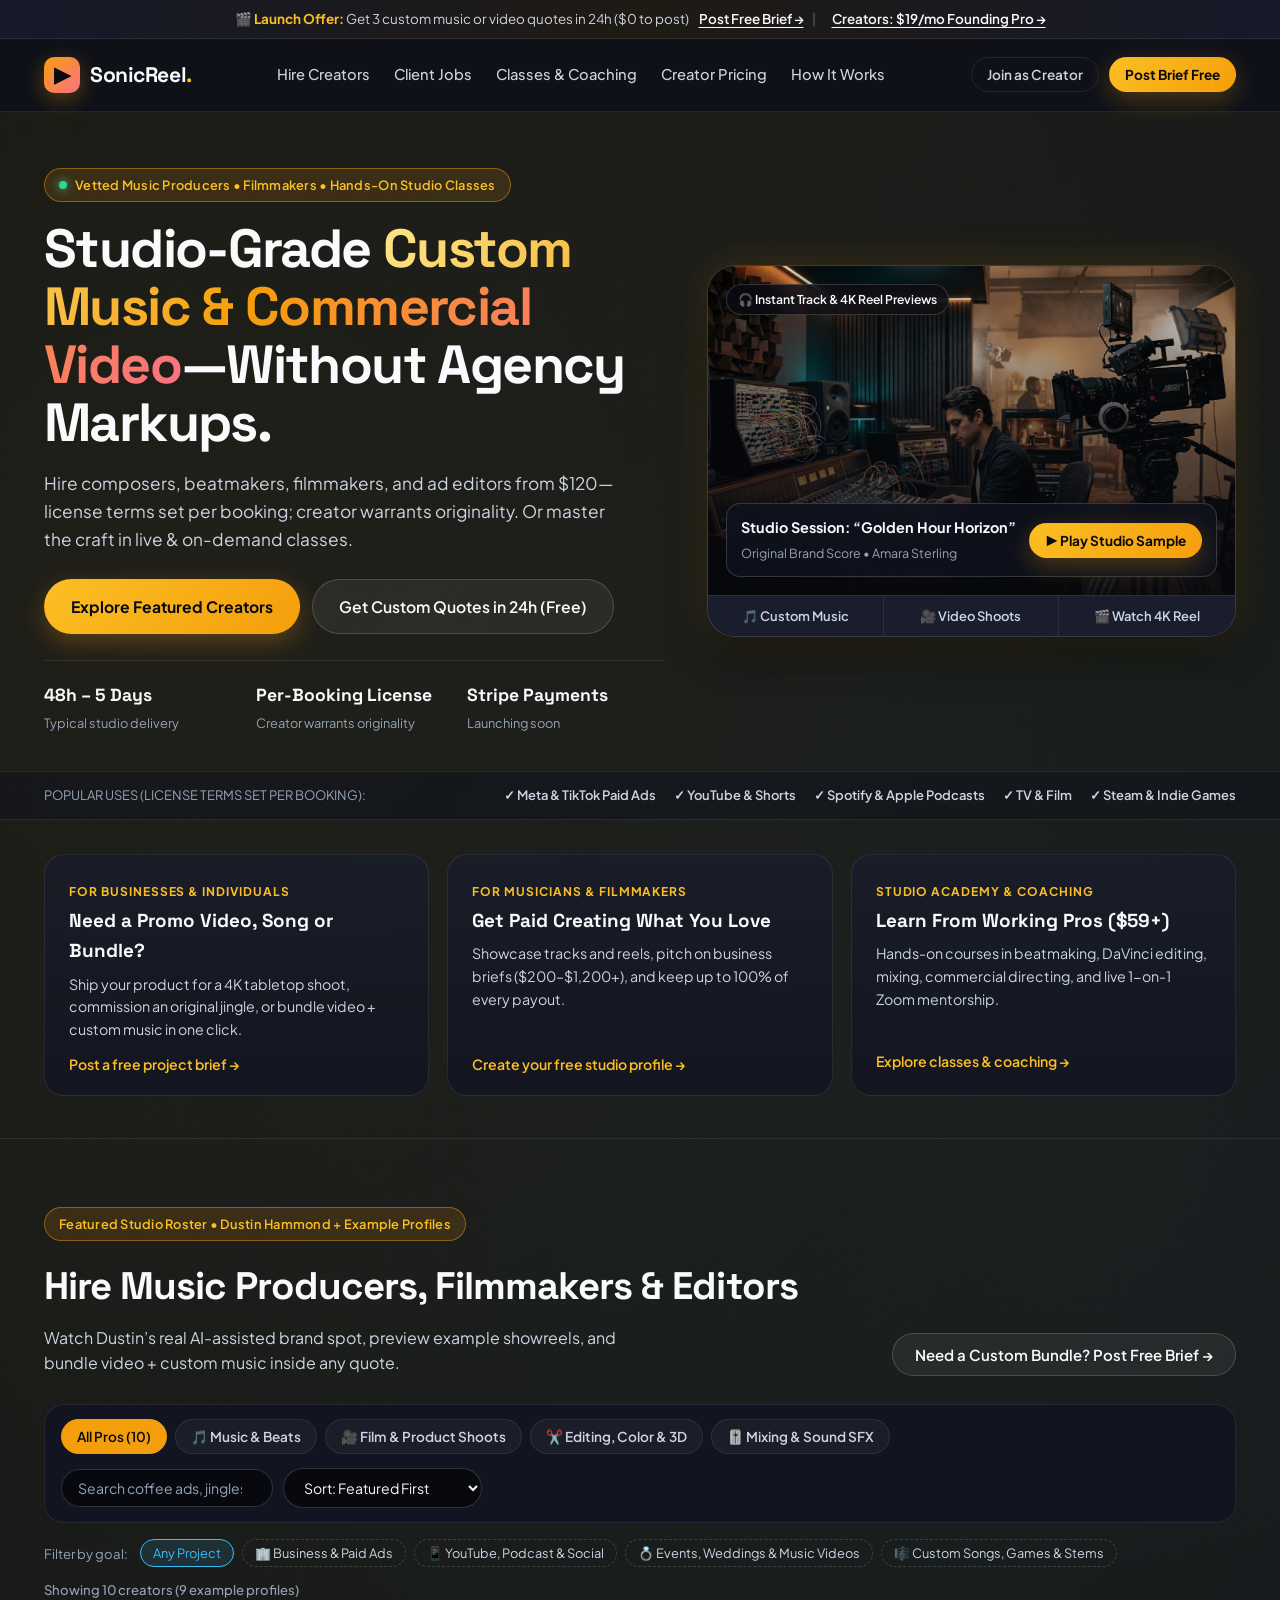
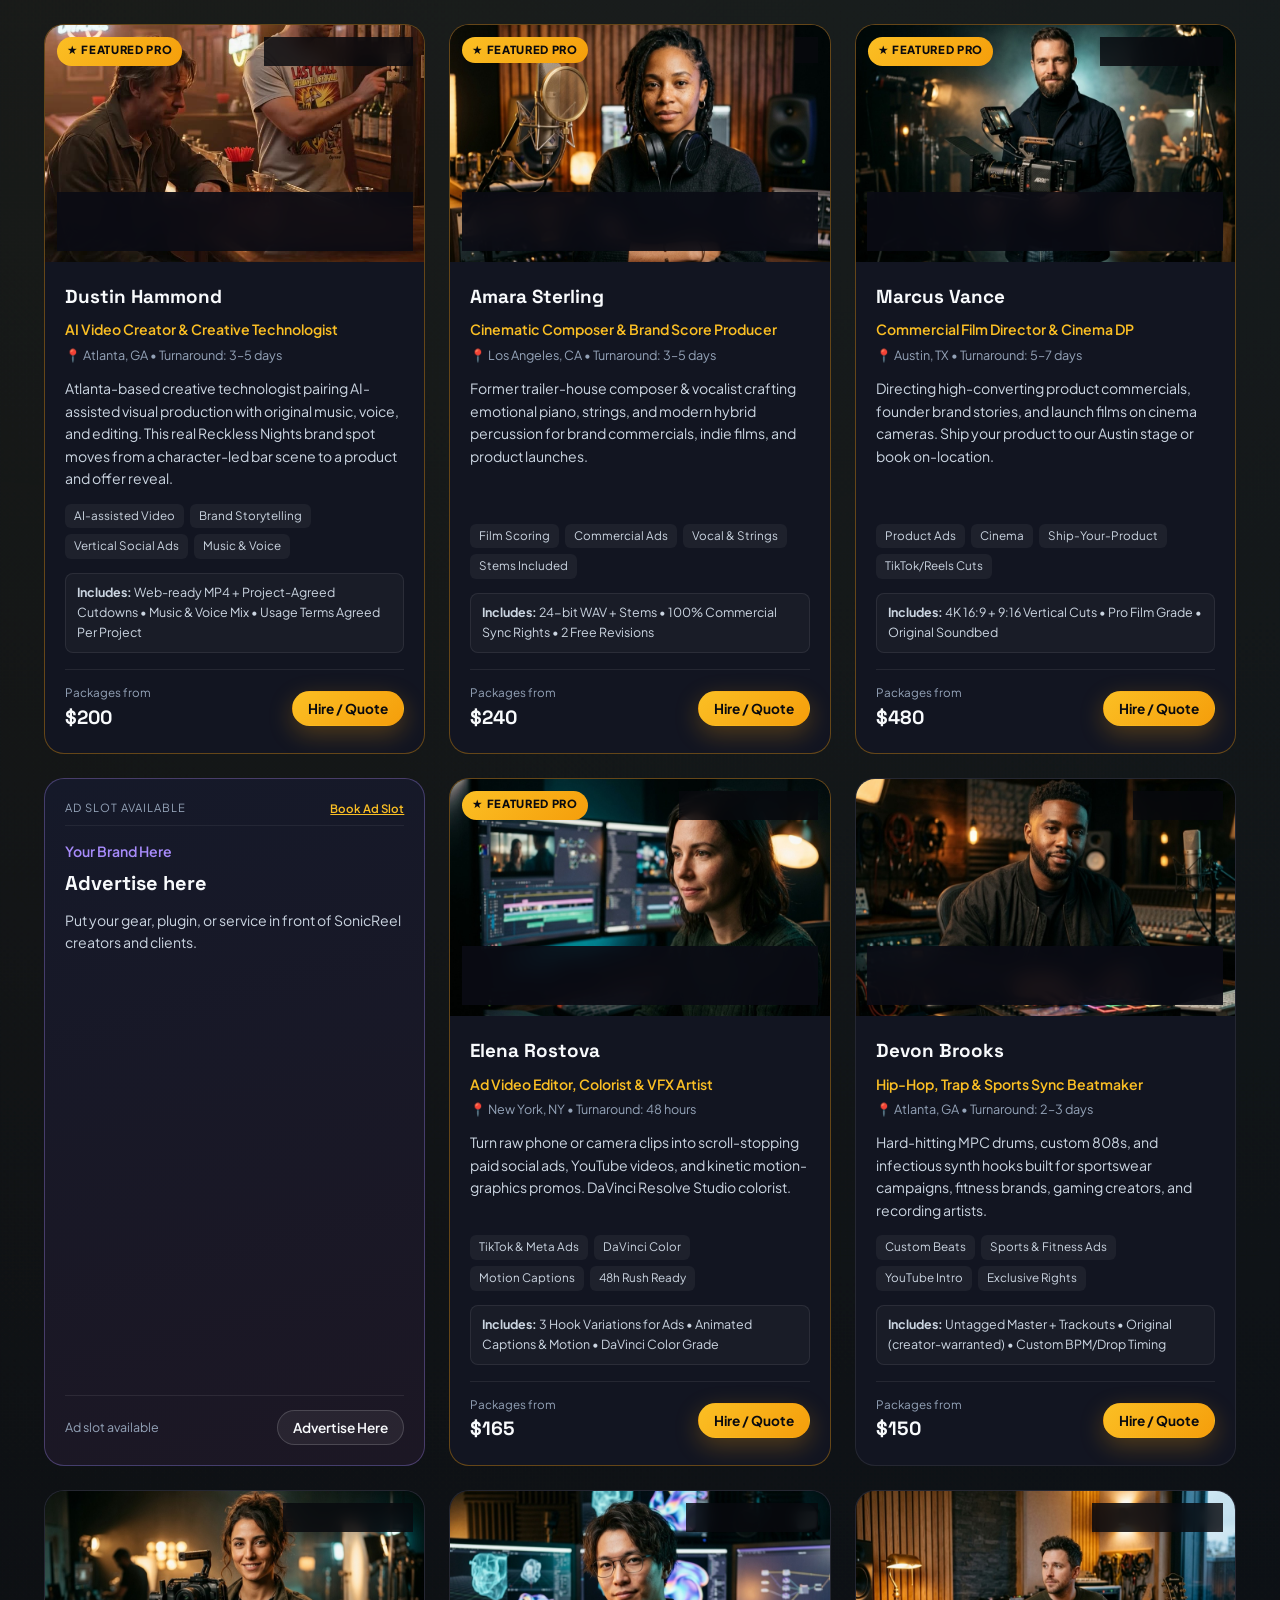
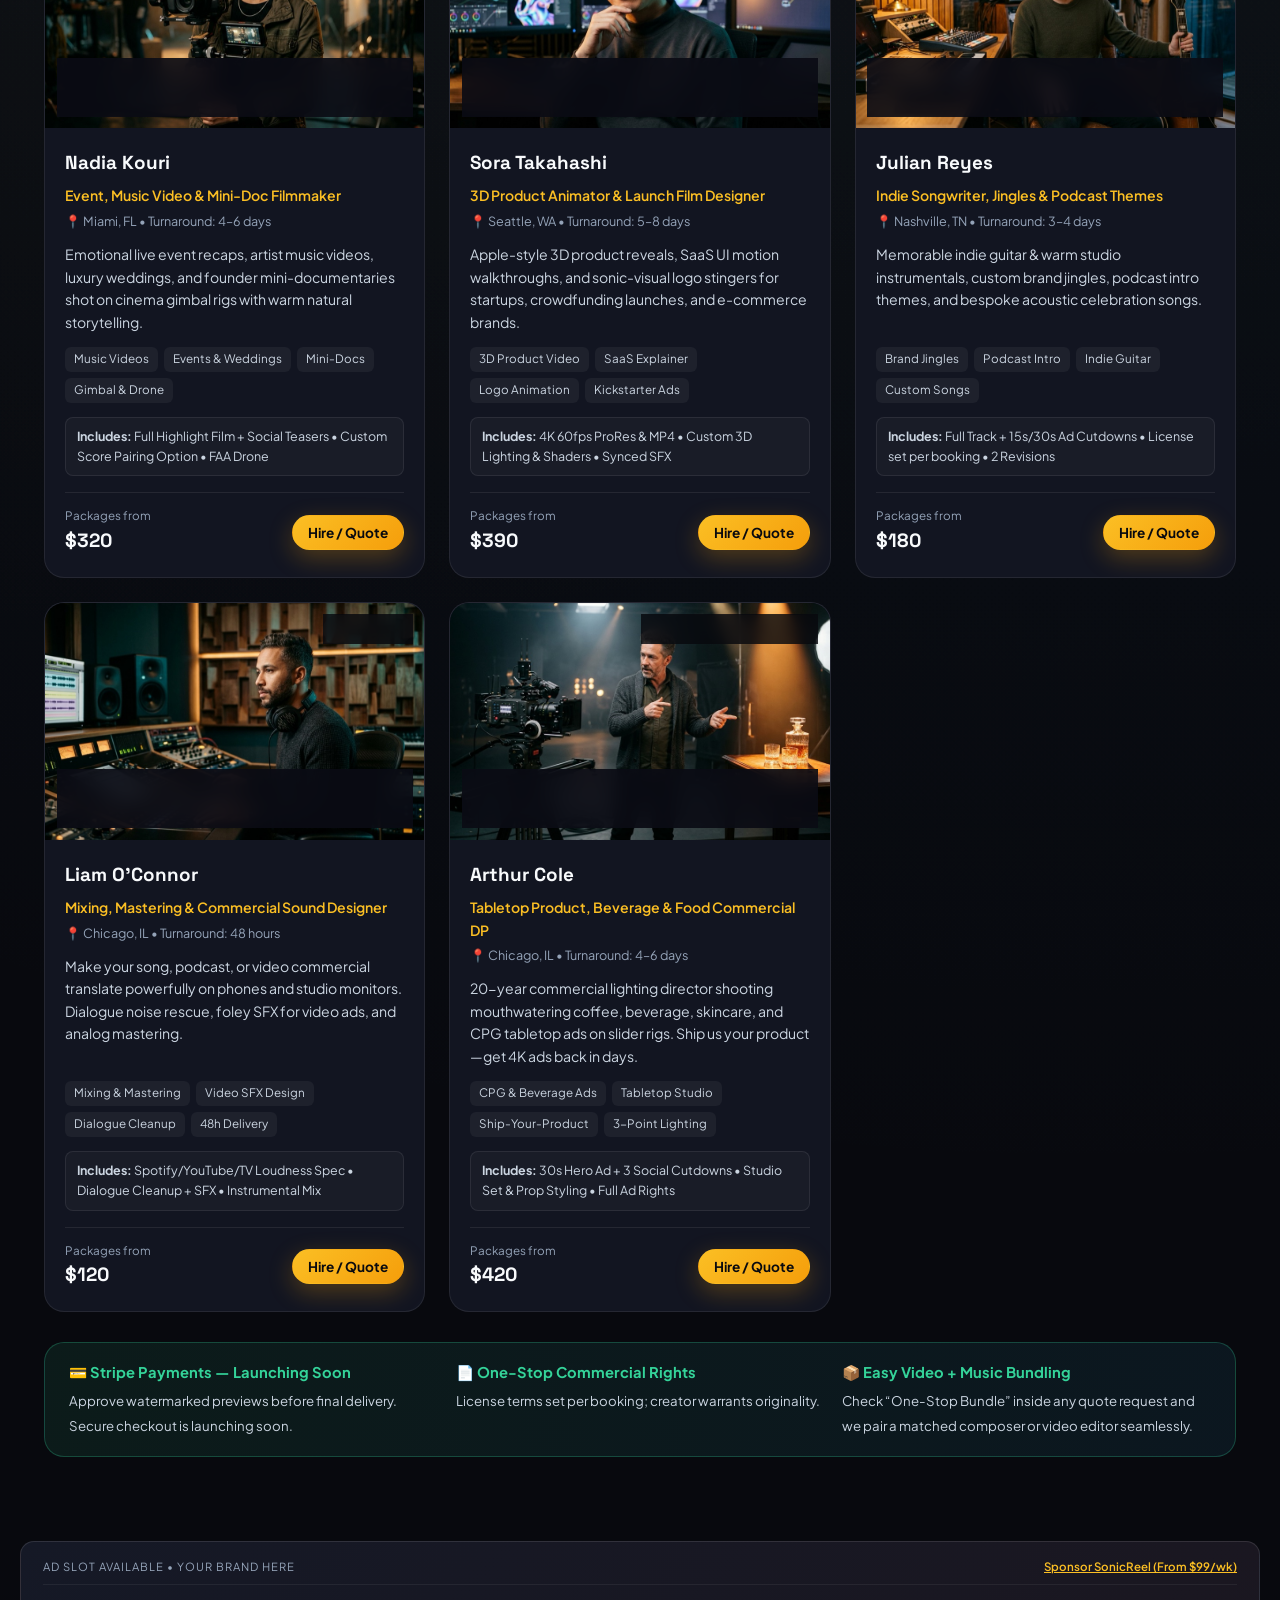
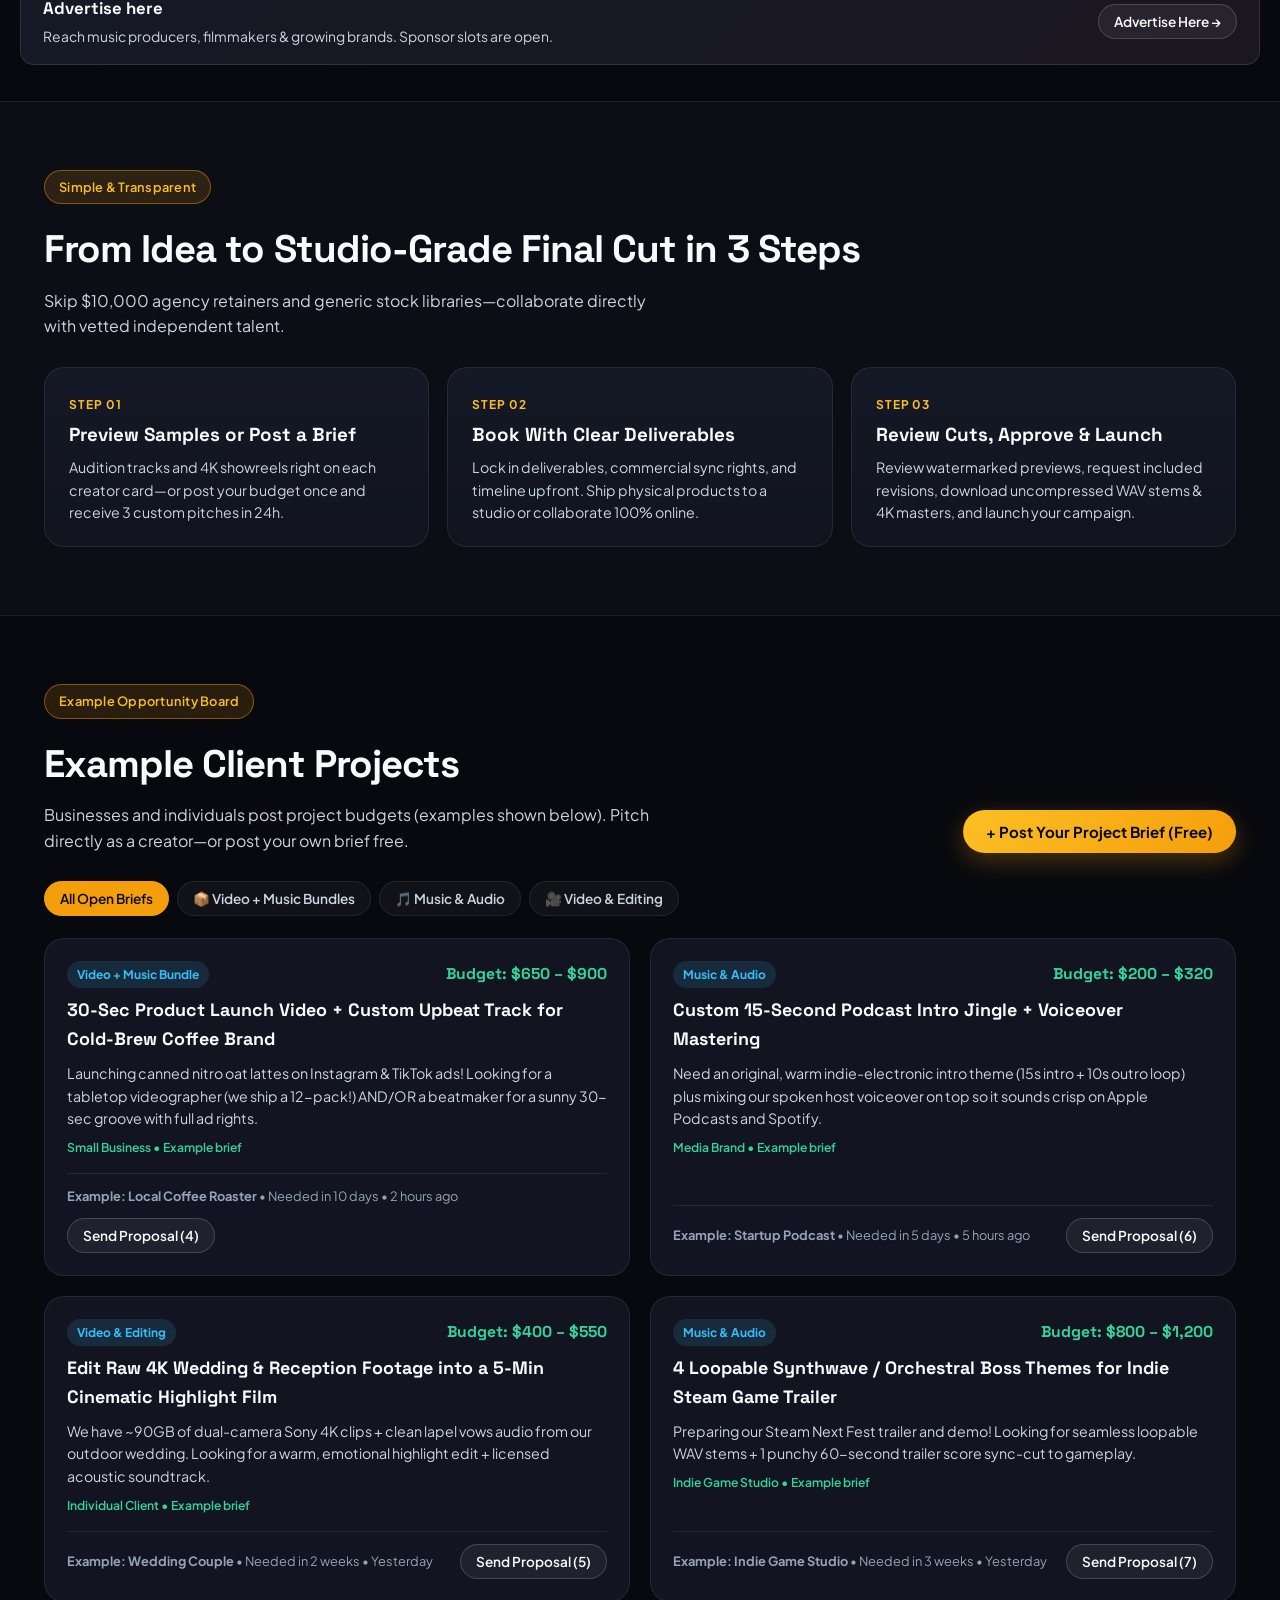
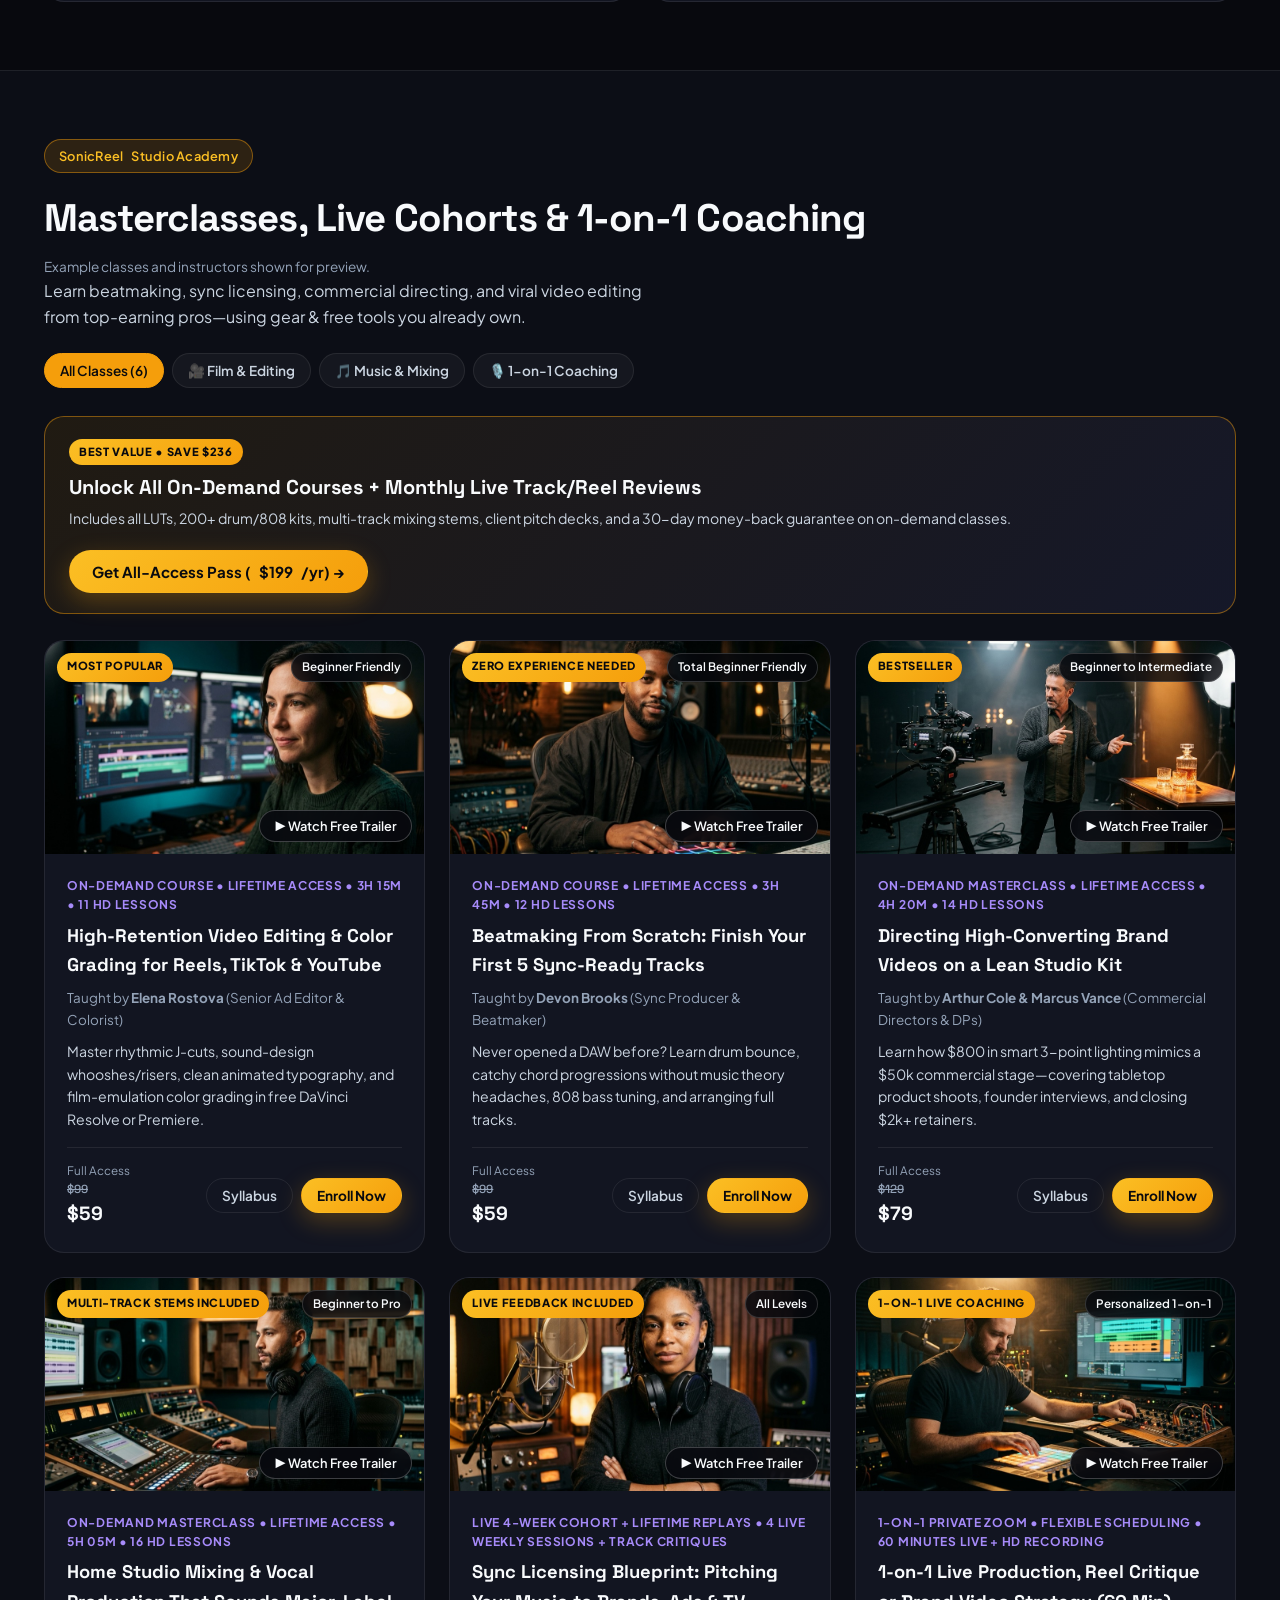
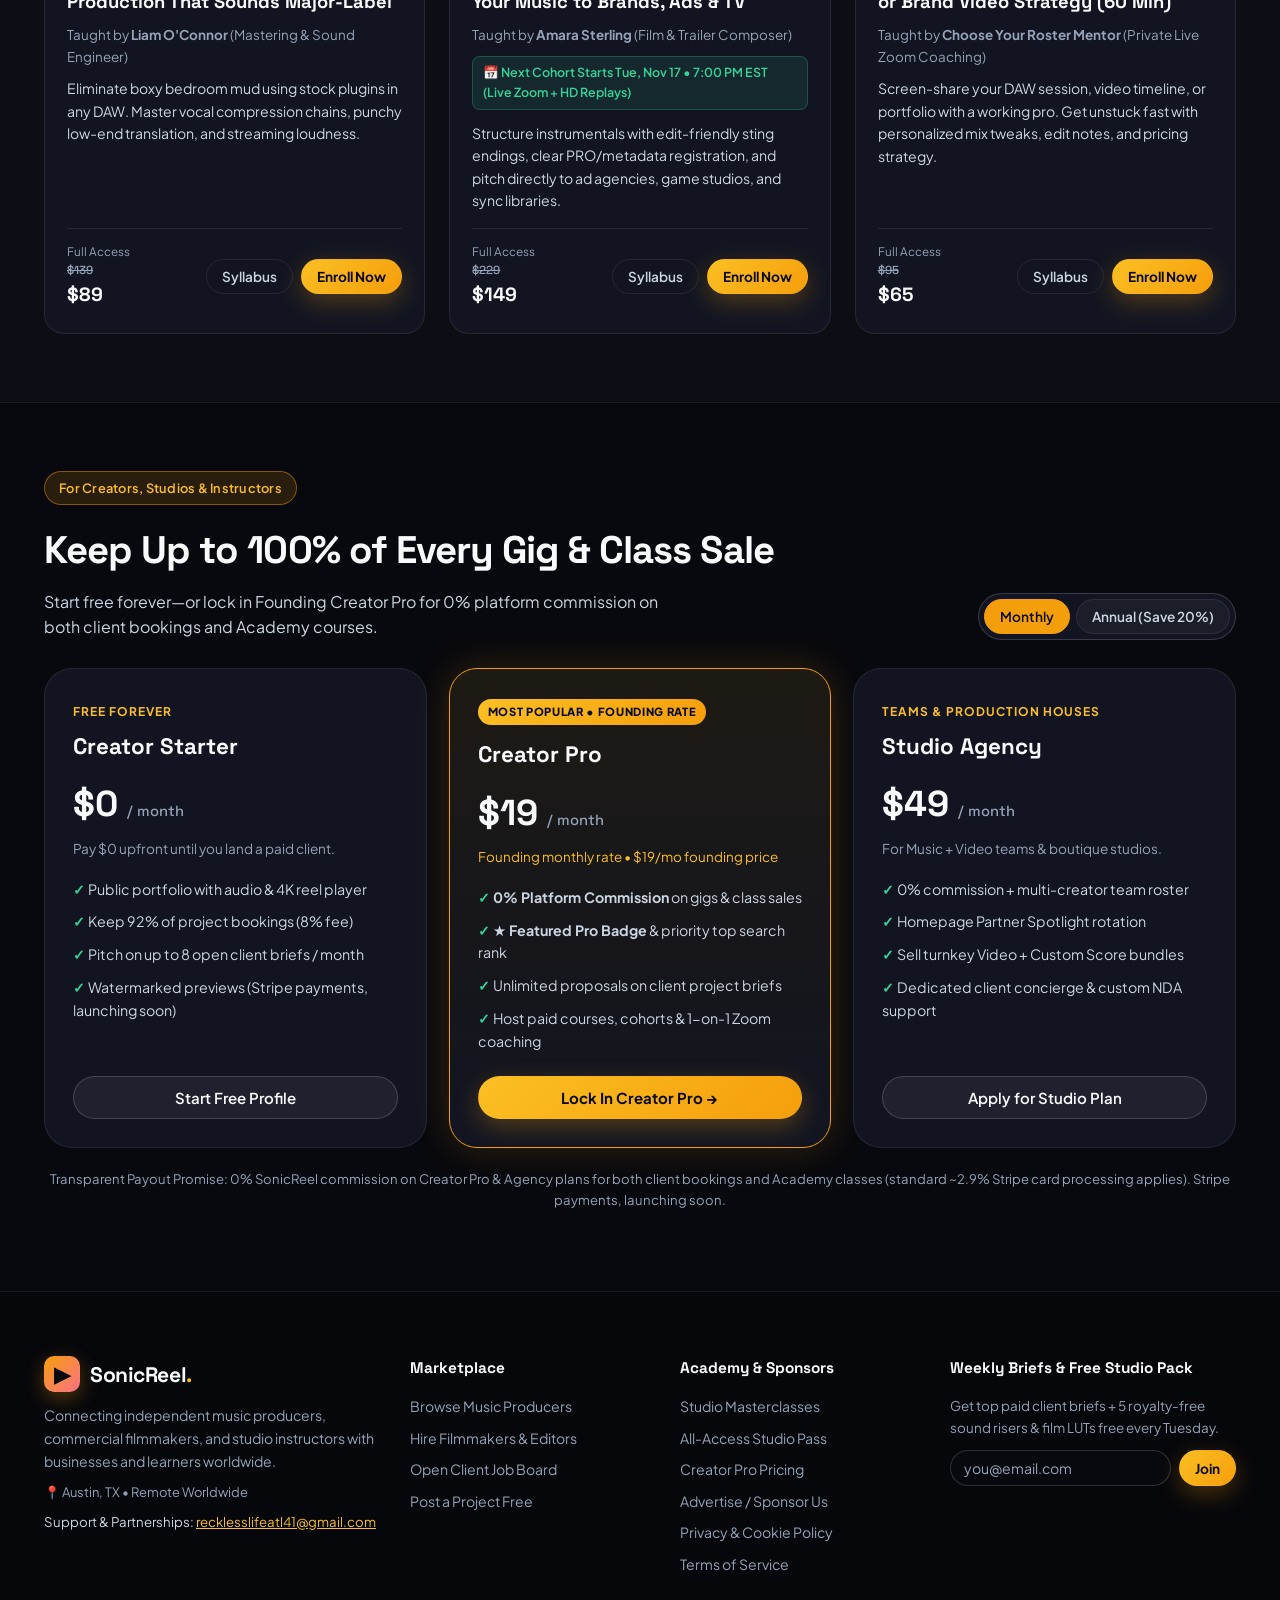
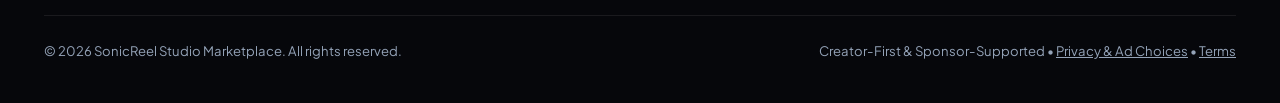
<file: index.html>
<!DOCTYPE html>
<html lang="en">
<head>
  <meta charset="UTF-8">
  <meta name="viewport" content="width=device-width, initial-scale=1.0">
  <title>SonicReel — Custom Music, Commercial Video &amp; Studio Masterclasses</title>
  <meta name="description" content="Hire music producers, filmmakers, and ad editors from $120—license terms set per booking; creator warrants originality. Stripe payments, launching soon. Or learn in studio classes.">
  <meta name="theme-color" content="#08090e">
  <link rel="canonical" href="https://reckless1218.github.io/sonicreel/">

  <!-- OpenGraph & Paid Social Ad Tags (Full HTTPS URLs for Meta, TikTok, LinkedIn & X) -->
  <meta property="og:type" content="website">
  <meta property="og:site_name" content="SonicReel">
  <meta property="og:url" content="https://reckless1218.github.io/sonicreel/">
  <meta property="og:title" content="SonicReel — Custom Music &amp; Commercial Video Without Agency Markups">
  <meta property="og:description" content="Hire vetted composers, beatmakers, filmmakers &amp; editors —license terms set per booking; creator warrants originality—or learn in hands-on studio classes.">
  <meta property="og:image" content="https://reckless1218.github.io/sonicreel/assets/images/hero-studio.jpg">
  <meta property="og:image:width" content="1600">
  <meta property="og:image:height" content="893">
  <meta name="twitter:card" content="summary_large_image">
  <meta name="twitter:title" content="SonicReel — Custom Music, Commercial Video &amp; Studio Classes">
  <meta name="twitter:description" content="Preview studio tracks &amp; 4K reels, hire featured pros (Stripe payments, launching soon), or take $59–$149 hands-on classes.">
  <meta name="twitter:image" content="https://reckless1218.github.io/sonicreel/assets/images/hero-studio.jpg">

  <link rel="icon" type="image/svg+xml" href="assets/favicon.svg">
  <link rel="preconnect" href="https://fonts.googleapis.com">
  <link rel="preconnect" href="https://fonts.gstatic.com" crossorigin>
  <link href="https://fonts.googleapis.com/css2?family=Plus+Jakarta+Sans:wght@400;500;600;700&amp;family=Space+Grotesk:wght@600;700&amp;display=swap" rel="stylesheet">
  <link rel="stylesheet" href="styles.css">

  <script type="application/ld+json">
  {
    "@context": "https://schema.org",
    "@graph": [
      {
        "@type": "Organization",
        "name": "SonicReel",
        "url": "https://reckless1218.github.io/sonicreel/",
        "logo": "https://reckless1218.github.io/sonicreel/assets/favicon.svg",
        "description": "Creative marketplace and studio academy connecting music producers and video creators with businesses, individuals, and students."
      },
      {
        "@type": "WebSite",
        "name": "SonicReel",
        "url": "https://reckless1218.github.io/sonicreel/"
      }
    ]
  }
  </script>
</head>
<body>
  <a href="#main-content" class="skip-link">Skip to main content</a>

  <!-- Top Launch Offer Strip -->
  <div class="top-promo-bar">
    <span>🎬 <strong>Launch Offer:</strong> Get 3 custom music or video quotes in 24h ($0 to post)</span>
    <button type="button" class="top-promo-link" data-action="open-post-brief">Post Free Brief →</button>
    <span style="margin:0 6px;opacity:0.4;">|</span>
    <button type="button" class="top-promo-link" data-action="open-join-creator" data-plan="pro">Creators: $19/mo Founding Pro →</button>
  </div>

  <!-- Sticky Navigation Header -->
  <header class="site-header">
    <div class="container nav-inner">
      <a href="./" class="brand-logo" aria-label="Home">
        <span class="brand-mark" aria-hidden="true">▶</span>
        <span><span data-brand-name>SonicReel</span><span class="brand-name-accent">.</span></span>
      </a>

      <nav id="primary-nav-links" class="nav-links" aria-label="Primary Navigation">
        <a href="#marketplace">Hire Creators</a>
        <a href="#open-briefs">Client Jobs</a>
        <a href="#academy">Classes &amp; Coaching</a>
        <a href="#creator-pro">Creator Pricing</a>
        <a href="#how-it-works">How It Works</a>
        <button type="button" class="mobile-only-nav-btn" data-action="open-join-creator" data-plan="starter">+ Join as a Creator (Free)</button>
      </nav>

      <div class="nav-actions">
        <button type="button" class="btn btn-ghost btn-sm" data-action="open-join-creator" data-plan="starter">Join as Creator</button>
        <button type="button" class="btn btn-primary btn-sm" data-action="open-post-brief">Post Brief Free</button>
        <button type="button" id="mobile-menu-btn" class="mobile-menu-btn" aria-expanded="false" aria-controls="primary-nav-links" aria-label="Toggle Menu">☰</button>
      </div>
    </div>
  </header>

  <main id="main-content">
    <!-- ======================================================================
         HERO SECTION (ABOVE THE FOLD)
         ====================================================================== -->
    <section class="hero-section">
      <div class="container hero-grid">
        <div>
          <div class="eyebrow-pill">
            <span class="pulse-dot" aria-hidden="true"></span>
            <span>Vetted Music Producers • Filmmakers • Hands-On Studio Classes</span>
          </div>
          <h1 class="hero-title">
            Studio-Grade <span class="text-gradient">Custom Music &amp; Commercial Video</span>—Without Agency Markups.
          </h1>
          <p class="hero-subtitle">
            Hire composers, beatmakers, filmmakers, and ad editors from $120—license terms set per booking; creator warrants originality. Or master the craft in live &amp; on-demand classes.
          </p>

          <div class="hero-cta-row">
            <a href="#marketplace" class="btn btn-primary btn-lg">Explore Featured Creators</a>
            <button type="button" class="btn btn-secondary btn-lg" data-action="open-post-brief">Get Custom Quotes in 24h (Free)</button>
          </div>

          <div class="hero-trust-strip">
            <div class="trust-item">
              <strong>48h – 5 Days</strong>
              <span>Typical studio delivery</span>
            </div>
            <div class="trust-item">
              <strong>Per-Booking License</strong>
              <span>Creator warrants originality</span>
            </div>
            <div class="trust-item">
              <strong>Stripe Payments</strong>
              <span>Launching soon</span>
            </div>
          </div>
        </div>

        <!-- Interactive Hero Studio Preview Card -->
        <div class="hero-showcase-card">
          <div class="hero-media-wrap">
            <img src="assets/images/hero-studio.jpg" alt="Music producer at analog mixing console alongside a cinema camera rig in a dark creative studio" width="800" height="500" fetchpriority="high">
            <div class="hero-media-overlay">
              <div class="hero-live-tags">
                <span class="glass-badge">🎧 Instant Track &amp; 4K Reel Previews</span>
              </div>

              <div class="hero-sampler-bar">
                <div class="sampler-meta">
                  <strong>Studio Session: “Golden Hour Horizon”</strong>
                  <span>Original Brand Score • Amara Sterling</span>
                </div>
                <button type="button" id="hero-sample-play-btn" class="btn btn-primary btn-sm" data-action="play-creator-audio" data-creator-id="amara-sterling">
                  ▶ Play Studio Sample
                </button>
              </div>
            </div>
          </div>

          <div class="hero-quick-actions">
            <button type="button" class="hero-quick-btn" data-action="quick-filter-jump" data-cat="music">🎵 Custom Music</button>
            <button type="button" class="hero-quick-btn" data-action="quick-filter-jump" data-cat="video">🎥 Video Shoots</button>
            <button type="button" class="hero-quick-btn" data-action="watch-creator-reel" data-creator-id="marcus-vance">🎬 Watch 4K Reel</button>
          </div>
        </div>
      </div>
    </section>

    <!-- Use Cases Bar -->
    <div class="cleared-platforms-strip">
      <div class="container cleared-platforms-inner">
        <span>POPULAR USES (LICENSE TERMS SET PER BOOKING):</span>
        <div class="cleared-platforms-list">
          <span>✓ Meta &amp; TikTok Paid Ads</span>
          <span>✓ YouTube &amp; Shorts</span>
          <span>✓ Spotify &amp; Apple Podcasts</span>
          <span>✓ TV &amp; Film</span>
          <span>✓ Steam &amp; Indie Games</span>
        </div>
      </div>
    </div>

    <!-- ======================================================================
         3 CLEAR AUDIENCE PATHWAYS (BUYERS • CREATORS • STUDENTS)
         ====================================================================== -->
    <section class="pathways-strip" aria-label="Platform Pathways">
      <div class="container pathways-grid">
        <div class="pathway-card">
          <div>
            <span class="pathway-kicker">For Businesses &amp; Individuals</span>
            <h2>Need a Promo Video, Song or Bundle?</h2>
            <p>Ship your product for a 4K tabletop shoot, commission an original jingle, or bundle video + custom music in one click.</p>
          </div>
          <button type="button" class="pathway-link" data-action="open-post-brief">Post a free project brief →</button>
        </div>

        <div class="pathway-card">
          <div>
            <span class="pathway-kicker">For Musicians &amp; Filmmakers</span>
            <h2>Get Paid Creating What You Love</h2>
            <p>Showcase tracks and reels, pitch on business briefs ($200–$1,200+), and keep up to 100% of every payout.</p>
          </div>
          <button type="button" class="pathway-link" data-action="open-join-creator" data-plan="starter">Create your free studio profile →</button>
        </div>

        <div class="pathway-card">
          <div>
            <span class="pathway-kicker">Studio Academy &amp; Coaching</span>
            <h2>Learn From Working Pros ($59+)</h2>
            <p>Hands-on courses in beatmaking, DaVinci editing, mixing, commercial directing, and live 1-on-1 Zoom mentorship.</p>
          </div>
          <a href="#academy" class="pathway-link">Explore classes &amp; coaching →</a>
        </div>
      </div>
    </section>

    <!-- ======================================================================
         CREATOR MARKETPLACE SECTION
         ====================================================================== -->
    <section id="marketplace" class="section-block">
      <div class="container">
        <div class="section-head">
          <div>
            <span class="eyebrow-pill" style="margin-bottom:8px;">Featured Studio Roster • Dustin Hammond + Example Profiles</span>
            <h2>Hire Music Producers, Filmmakers &amp; Editors</h2>
            <p>Watch Dustin’s real AI-assisted brand spot, preview example showreels, and bundle video + custom music inside any quote.</p>
          </div>
          <button type="button" class="btn btn-secondary" data-action="open-post-brief">Need a Custom Bundle? Post Free Brief →</button>
        </div>

        <!-- Filter & Search Controls -->
        <div class="filter-toolbar" role="region" aria-label="Filter Creators">
          <div class="filter-tabs">
            <button type="button" id="all-pros-tab-count" class="filter-chip active" data-creator-cat="all" aria-pressed="true">All Pros (9)</button>
            <button type="button" class="filter-chip" data-creator-cat="music" aria-pressed="false">🎵 Music &amp; Beats</button>
            <button type="button" class="filter-chip" data-creator-cat="video" aria-pressed="false">🎥 Film &amp; Product Shoots</button>
            <button type="button" class="filter-chip" data-creator-cat="editing" aria-pressed="false">✂️ Editing, Color &amp; 3D</button>
            <button type="button" class="filter-chip" data-creator-cat="sound" aria-pressed="false">🎚️ Mixing &amp; Sound SFX</button>
          </div>

          <div class="search-sort-group">
            <input type="search" id="creator-search-input" class="input-control" placeholder="Search coffee ads, jingles, cinema, 3D..." aria-label="Search creators by keyword">
            <select id="creator-sort-select" class="input-control" style="min-width:170px;" aria-label="Sort creators">
              <option value="featured">Sort: Featured First</option>
              <option value="price-asc">Sort: Price Low to High</option>
            </select>
          </div>
        </div>

        <!-- Use Case Filter Pills + Live Results Counter -->
        <div class="usecase-row-wrap">
          <div class="usecase-bar">
            <span class="usecase-label">Filter by goal:</span>
            <button type="button" class="usecase-pill active" data-usecase="all" aria-pressed="true">Any Project</button>
            <button type="button" class="usecase-pill" data-usecase="business" aria-pressed="false">🏢 Business &amp; Paid Ads</button>
            <button type="button" class="usecase-pill" data-usecase="youtube" aria-pressed="false">📱 YouTube, Podcast &amp; Social</button>
            <button type="button" class="usecase-pill" data-usecase="events" aria-pressed="false">💍 Events, Weddings &amp; Music Videos</button>
            <button type="button" class="usecase-pill" data-usecase="custom" aria-pressed="false">🎼 Custom Songs, Games &amp; Stems</button>
          </div>
          <span id="creators-results-count" class="results-counter" aria-live="polite">Showing 9 featured example creators</span>
        </div>

        <!-- Dynamic Creators Grid -->
        <div id="creators-grid" class="creators-grid"></div>

        <!-- Buyer & Creator Info Strip -->
        <div class="buyer-guarantee-bar">
          <div class="guarantee-point">
            <strong>💳 Stripe Payments — Launching Soon</strong>
            <span>Approve watermarked previews before final delivery. Secure checkout is launching soon.</span>
          </div>
          <div class="guarantee-point">
            <strong>📄 One-Stop Commercial Rights</strong>
            <span>License terms set per booking; creator warrants originality.</span>
          </div>
          <div class="guarantee-point">
            <strong>📦 Easy Video + Music Bundling</strong>
            <span>Check “One-Stop Bundle” inside any quote request and we pair a matched composer or video editor seamlessly.</span>
          </div>
        </div>
      </div>
    </section>

    <!-- Clean AdSense / Direct Sponsor Leaderboard Container (Placed below Marketplace so buyers convert first!) -->
    <div class="container ad-slot-wrapper" id="ad-slot-leaderboard"></div>

    <!-- ======================================================================
         HOW IT WORKS SECTION
         ====================================================================== -->
    <section id="how-it-works" class="section-block alt-bg">
      <div class="container">
        <div class="section-head">
          <div>
            <span class="eyebrow-pill" style="margin-bottom:8px;">Simple &amp; Transparent</span>
            <h2>From Idea to Studio-Grade Final Cut in 3 Steps</h2>
            <p>Skip $10,000 agency retainers and generic stock libraries—collaborate directly with vetted independent talent.</p>
          </div>
        </div>

        <div class="pathways-grid">
          <div class="pathway-card">
            <div>
              <span class="pathway-kicker">Step 01</span>
              <h2>Preview Samples or Post a Brief</h2>
              <p>Audition tracks and 4K showreels right on each creator card—or post your budget once and receive 3 custom pitches in 24h.</p>
            </div>
          </div>
          <div class="pathway-card">
            <div>
              <span class="pathway-kicker">Step 02</span>
              <h2>Book With Clear Deliverables</h2>
              <p>Lock in deliverables, commercial sync rights, and timeline upfront. Ship physical products to a studio or collaborate 100% online.</p>
            </div>
          </div>
          <div class="pathway-card">
            <div>
              <span class="pathway-kicker">Step 03</span>
              <h2>Review Cuts, Approve &amp; Launch</h2>
              <p>Review watermarked previews, request included revisions, download uncompressed WAV stems &amp; 4K masters, and launch your campaign.</p>
            </div>
          </div>
        </div>
      </div>
    </section>

    <!-- ======================================================================
         OPEN CLIENT BRIEFS / LIVE JOB BOARD
         ====================================================================== -->
    <section id="open-briefs" class="section-block">
      <div class="container">
        <div class="section-head">
          <div>
            <span class="eyebrow-pill" style="margin-bottom:8px;">Example Opportunity Board</span>
            <h2>Example Client Projects</h2>
            <p>Businesses and individuals post project budgets (examples shown below). Pitch directly as a creator—or post your own brief free.</p>
          </div>
          <button type="button" class="btn btn-primary" data-action="open-post-brief">+ Post Your Project Brief (Free)</button>
        </div>

        <div class="filter-tabs" style="margin-bottom:22px;" role="region" aria-label="Filter Client Briefs">
          <button type="button" class="filter-chip active" data-brief-cat="all" aria-pressed="true">All Open Briefs</button>
          <button type="button" class="filter-chip" data-brief-cat="bundle" aria-pressed="false">📦 Video + Music Bundles</button>
          <button type="button" class="filter-chip" data-brief-cat="music" aria-pressed="false">🎵 Music &amp; Audio</button>
          <button type="button" class="filter-chip" data-brief-cat="video" aria-pressed="false">🎥 Video &amp; Editing</button>
        </div>

        <div id="briefs-grid" class="briefs-grid"></div>
      </div>
    </section>

    <!-- ======================================================================
         CLASSES, WORKSHOPS & 1-ON-1 COACHING ACADEMY
         ====================================================================== -->
    <section id="academy" class="section-block alt-bg">
      <div class="container">
        <div class="section-head">
          <div>
            <span class="eyebrow-pill" style="margin-bottom:8px;"><span data-brand-name>SonicReel</span> Studio Academy</span>
            <h2>Masterclasses, Live Cohorts &amp; 1-on-1 Coaching</h2>
            <p style="font-size:0.85rem;color:var(--text-muted);">Example classes and instructors shown for preview.</p>
            <p>Learn beatmaking, sync licensing, commercial directing, and viral video editing from top-earning pros—using gear &amp; free tools you already own.</p>
          </div>
          <div class="filter-tabs">
            <button type="button" id="all-classes-tab-count" class="filter-chip active" data-class-cat="all" aria-pressed="true">All Classes (6)</button>
            <button type="button" class="filter-chip" data-class-cat="video" aria-pressed="false">🎥 Film &amp; Editing</button>
            <button type="button" class="filter-chip" data-class-cat="music" aria-pressed="false">🎵 Music &amp; Mixing</button>
            <button type="button" class="filter-chip" data-class-cat="coaching" aria-pressed="false">🎙️ 1-on-1 Coaching</button>
          </div>
        </div>

        <!-- All-Access Studio Pass Upsell Banner -->
        <div class="all-access-banner">
          <div>
            <span id="all-access-savings-badge" class="badge-promoted" style="display:inline-block;margin-bottom:6px;">Best Value • Save $236</span>
            <h3 style="font-family:var(--font-display);margin:0 0 4px;font-size:1.25rem;">Unlock All On-Demand Courses + Monthly Live Track/Reel Reviews</h3>
            <p style="margin:0;font-size:0.88rem;color:var(--text-secondary);">Includes all LUTs, 200+ drum/808 kits, multi-track mixing stems, client pitch decks, and a 30-day money-back guarantee on on-demand classes.</p>
          </div>
          <button type="button" class="btn btn-primary" data-action="open-all-access">Get All-Access Pass (<span id="all-access-price">$199</span>/yr) →</button>
        </div>

        <div id="classes-grid" class="classes-grid"></div>
      </div>
    </section>

    <!-- ======================================================================
         CREATOR PRO MEMBERSHIP & TRANSPARENT PLATFORM PRICING
         ====================================================================== -->
    <section id="creator-pro" class="section-block">
      <div class="container">
        <div class="section-head">
          <div>
            <span class="eyebrow-pill" style="margin-bottom:8px;">For Creators, Studios &amp; Instructors</span>
            <h2>Keep Up to 100% of Every Gig &amp; Class Sale</h2>
            <p>Start free forever—or lock in Founding Creator Pro for 0% platform commission on both client bookings and Academy courses.</p>
          </div>

          <div class="billing-toggle-wrap" role="group" aria-label="Billing Cycle">
            <button type="button" class="filter-chip active" data-billing-cycle="monthly" aria-pressed="true">Monthly</button>
            <button type="button" class="filter-chip" data-billing-cycle="annual" aria-pressed="false">Annual (Save 20%)</button>
          </div>
        </div>

        <div class="pricing-grid">
          <div class="pricing-card">
            <div>
              <span class="pathway-kicker">Free Forever</span>
              <h3 style="font-family:var(--font-display);font-size:1.4rem;margin:6px 0 0;">Creator Starter</h3>
              <div class="plan-price">$0 <span>/ month</span></div>
              <p style="font-size:0.85rem;color:var(--text-muted);margin:0;">Pay $0 upfront until you land a paid client.</p>
              <ul class="plan-list">
                <li>Public portfolio with audio &amp; 4K reel player</li>
                <li>Keep <span data-keep-percent>92%</span> of project bookings (<span data-fee-percent>8%</span> fee)</li>
                <li>Pitch on up to 8 open client briefs / month</li>
                <li>Watermarked previews (Stripe payments, launching soon)</li>
              </ul>
            </div>
            <button type="button" class="btn btn-secondary" data-action="open-join-creator" data-plan="starter">Start Free Profile</button>
          </div>

          <div class="pricing-card popular">
            <div>
              <span class="badge-promoted" style="display:inline-block;margin-bottom:8px;">Most Popular • Founding Rate</span>
              <h3 style="font-family:var(--font-display);font-size:1.4rem;margin:4px 0 0;">Creator Pro</h3>
              <div class="plan-price"><strong id="price-pro-monthly">$19</strong> <span>/ month</span></div>
              <p id="price-pro-subnote" style="font-size:0.84rem;color:var(--accent-hover);margin:0;">$19/mo founding price</p>
              <ul class="plan-list">
                <li><strong>0% Platform Commission</strong> on gigs &amp; class sales</li>
                <li><strong>★ Featured Pro Badge</strong> &amp; priority top search rank</li>
                <li>Unlimited proposals on client project briefs</li>
                <li>Host paid courses, cohorts &amp; 1-on-1 Zoom coaching</li>
              </ul>
            </div>
            <button type="button" class="btn btn-primary" data-action="open-join-creator" data-plan="pro">Lock In Creator Pro →</button>
          </div>

          <div class="pricing-card">
            <div>
              <span class="pathway-kicker">Teams &amp; Production Houses</span>
              <h3 style="font-family:var(--font-display);font-size:1.4rem;margin:6px 0 0;">Studio Agency</h3>
              <div class="plan-price"><strong id="price-agency-monthly">$49</strong> <span>/ month</span></div>
              <p style="font-size:0.85rem;color:var(--text-muted);margin:0;">For Music + Video teams &amp; boutique studios.</p>
              <ul class="plan-list">
                <li>0% commission + multi-creator team roster</li>
                <li>Homepage Partner Spotlight rotation</li>
                <li>Sell turnkey Video + Custom Score bundles</li>
                <li>Dedicated client concierge &amp; custom NDA support</li>
              </ul>
            </div>
            <button type="button" class="btn btn-secondary" data-action="open-join-creator" data-plan="agency">Apply for Studio Plan</button>
          </div>
        </div>

        <p class="pricing-footnote">
          Transparent Payout Promise: 0% <span data-brand-name>SonicReel</span> commission on Creator Pro &amp; Agency plans for both client bookings and Academy classes (standard ~2.9% Stripe card processing applies). Stripe payments, launching soon.
        </p>
      </div>
    </section>

  </main>

  <!-- ========================================================================
       SITE FOOTER (WITH SOCIALS, LEGAL & AD DISCLOSURE LINKS)
       ======================================================================== -->
  <footer class="site-footer">
    <div class="container">
      <div class="footer-grid">
        <div class="footer-col">
          <a href="./" class="brand-logo" style="margin-bottom:12px;">
            <span class="brand-mark" aria-hidden="true">▶</span>
            <span><span data-brand-name>SonicReel</span><span class="brand-name-accent">.</span></span>
          </a>
          <p style="font-size:0.88rem;color:var(--text-muted);margin:0 0 10px;">
            Connecting independent music producers, commercial filmmakers, and studio instructors with businesses and learners worldwide.
          </p>
          <p style="font-size:0.81rem;color:var(--text-muted);margin:0 0 8px;">
            📍 <span data-support-city>Austin, TX • Remote Worldwide</span>
          </p>
          <p style="font-size:0.83rem;color:var(--text-secondary);margin:0;">
            Support &amp; Partnerships: <a href="mailto:recklesslifeatl41@gmail.com" data-contact-email style="color:var(--accent-hover);text-decoration:underline;">recklesslifeatl41@gmail.com</a>
          </p>
          <div id="footer-social-links" class="social-row"></div>
        </div>

        <div class="footer-col">
          <h4>Marketplace</h4>
          <ul class="footer-links">
            <li><a href="#marketplace">Browse Music Producers</a></li>
            <li><a href="#marketplace">Hire Filmmakers &amp; Editors</a></li>
            <li><a href="#open-briefs">Open Client Job Board</a></li>
            <li><button type="button" class="footer-link-btn" data-action="open-post-brief">Post a Project Free</button></li>
          </ul>
        </div>

        <div class="footer-col">
          <h4>Academy &amp; Sponsors</h4>
          <ul class="footer-links">
            <li><a href="#academy">Studio Masterclasses</a></li>
            <li><button type="button" class="footer-link-btn" data-action="open-all-access">All-Access Studio Pass</button></li>
            <li><a href="#creator-pro">Creator Pro Pricing</a></li>
            <li><button type="button" class="footer-link-btn" data-action="open-advertise">Advertise / Sponsor Us</button></li>
            <li><a href="privacy.html">Privacy &amp; Cookie Policy</a></li>
            <li><a href="terms.html">Terms of Service</a></li>
          </ul>
        </div>

        <div class="footer-col">
          <h4>Weekly Briefs &amp; Free Studio Pack</h4>
          <p style="font-size:0.84rem;color:var(--text-muted);margin:0;">
            Get top paid client briefs + 5 royalty-free sound risers &amp; film LUTs free every Tuesday.
          </p>
          <form id="newsletter-form" class="newsletter-form">
            <input type="email" id="newsletter-email" class="input-control" style="min-width:0;padding:8px 13px;" required placeholder="you@email.com" aria-label="Email for newsletter">
            <button type="submit" class="btn btn-primary btn-sm">Join</button>
          </form>
        </div>
      </div>

      <div class="footer-bottom">
        <span>© <span data-founded-year>2026</span> <span data-brand-name>SonicReel</span> Studio Marketplace. All rights reserved.</span>
        <span>Creator-First &amp; Sponsor-Supported • <a href="privacy.html" style="text-decoration:underline;">Privacy &amp; Ad Choices</a> • <a href="terms.html" style="text-decoration:underline;">Terms</a></span>
      </div>
    </div>
  </footer>

  <!-- ========================================================================
       STICKY GLOBAL STUDIO AUDIO PLAYER DOCK
       ======================================================================== -->
  <aside id="audio-dock" class="audio-dock" aria-label="Studio Sample Audio Player" aria-hidden="true" inert>
    <div class="audio-dock-inner">
      <div class="dock-track-info">
        <img id="dock-thumb" class="dock-thumb" src="assets/images/creator-music-1.jpg" alt="Track Creator" width="46" height="46">
        <div class="dock-meta">
          <strong id="dock-title">Select a studio track</strong>
          <span id="dock-artist">Interactive Studio Arrangement Preview</span>
        </div>
      </div>

      <div class="dock-center">
        <button type="button" id="dock-play-btn" class="play-circle" style="border:none;cursor:pointer;" aria-label="Play or pause sample">▶</button>
        <canvas id="dock-spectrum" class="dock-spectrum" width="120" height="32" aria-hidden="true"></canvas>
        <div class="dock-scrubber-wrap">
          <span id="dock-elapsed">0:00</span>
          <input type="range" id="dock-scrubber" class="dock-scrubber" min="0" max="100" value="0" aria-label="Seek audio sample">
          <span id="dock-duration">0:30</span>
        </div>
      </div>

      <div class="dock-right">
        <input type="range" id="dock-vol" class="dock-vol" min="0" max="1" step="0.05" value="0.8" aria-label="Audio volume">
        <button type="button" id="dock-hire-btn" class="btn btn-primary btn-sm" data-action="open-hire-creator" data-creator-id="amara-sterling">Hire Creator</button>
        <button type="button" id="dock-close-btn" class="btn btn-ghost btn-sm" aria-label="Close audio player">✕</button>
      </div>
    </div>
  </aside>

  <!-- ========================================================================
       UNIVERSAL ACCESSIBLE MODAL & CINEMA SHOWREEL LIGHTBOX
       ======================================================================== -->
  <div id="universal-modal" class="modal-backdrop" role="dialog" aria-modal="true" aria-hidden="true" aria-label="Dialog Window">
    <div id="universal-modal-panel" class="modal-panel">
      <button type="button" id="universal-modal-close" class="modal-close-btn" aria-label="Close dialog">✕</button>
      <div id="universal-modal-body"></div>
    </div>
  </div>

  <!-- Toast Feedback Stack -->
  <div id="toast-stack" class="toast-stack" aria-live="polite"></div>

  <script src="config.js"></script>
  <script src="data.js"></script>
  <script src="audio-engine.js"></script>
  <script src="reel-player.js"></script>
  <script src="app.js"></script>
</body>
</html>
</file>
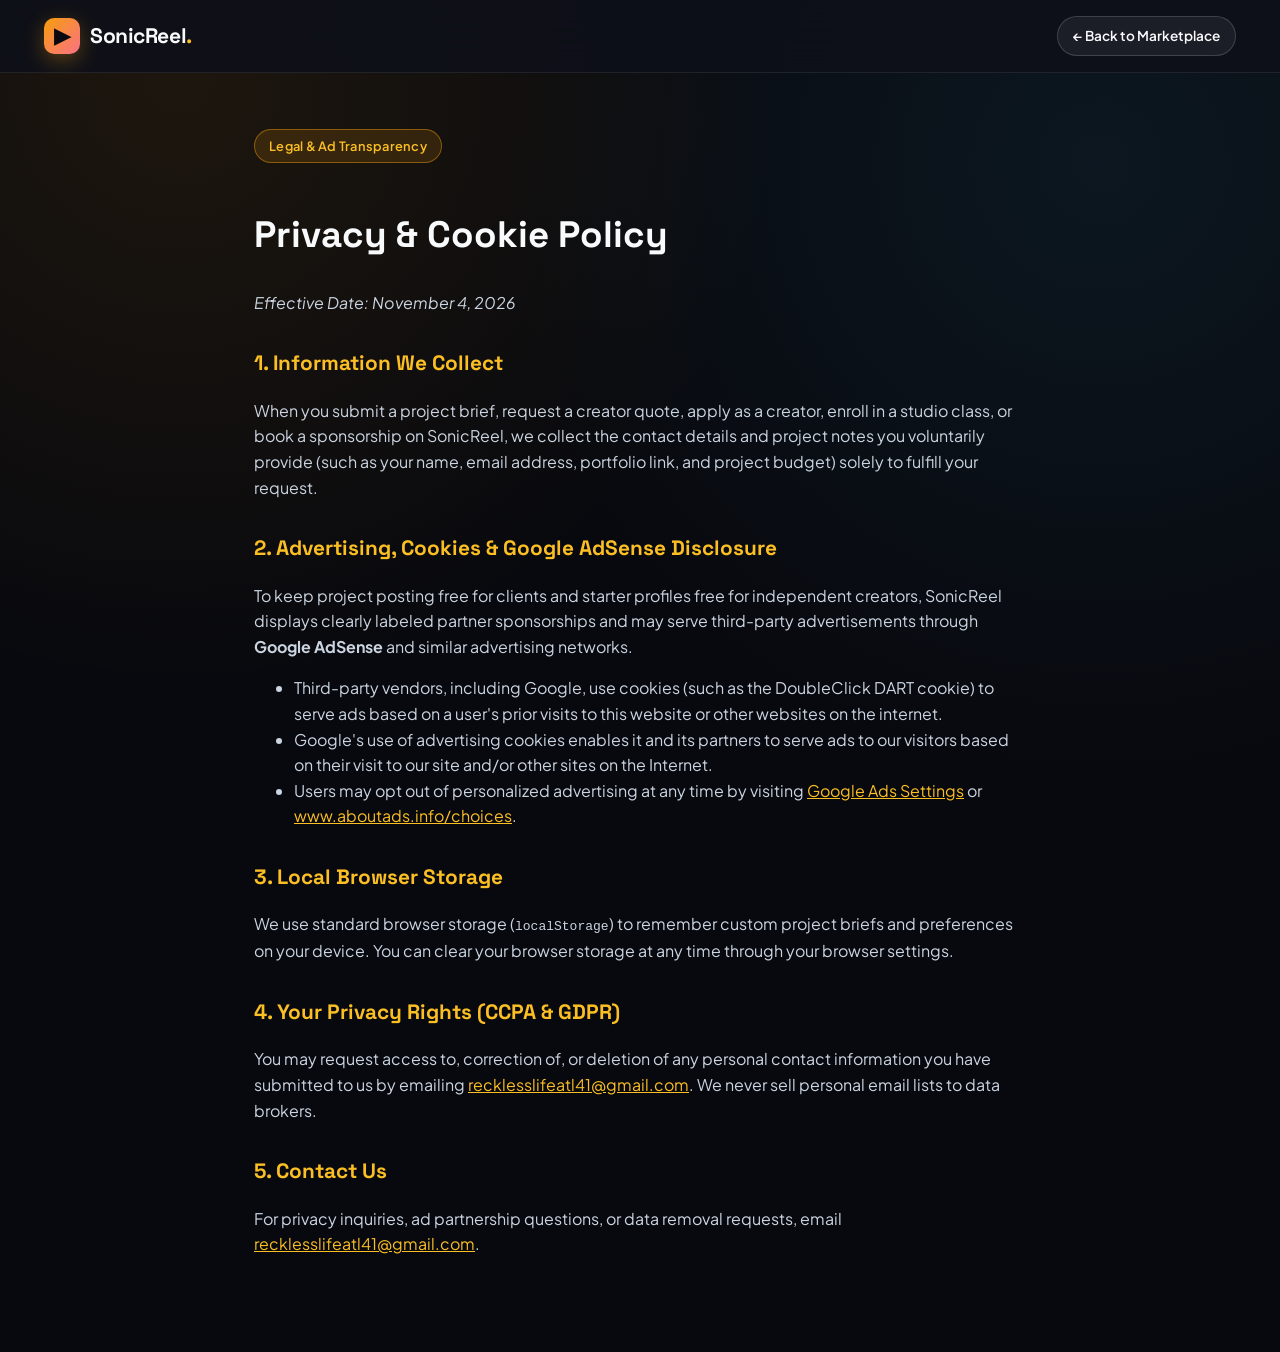
<file: privacy.html>
<!DOCTYPE html>
<html lang="en">
<head>
  <meta charset="UTF-8">
  <meta name="viewport" content="width=device-width, initial-scale=1.0">
  <title>Privacy &amp; Cookie Policy — SonicReel</title>
  <meta name="description" content="Privacy Policy, Cookie Disclosures, and Google AdSense Advertising Choices for SonicReel.">
  <link rel="icon" type="image/svg+xml" href="assets/favicon.svg">
  <link rel="preconnect" href="https://fonts.googleapis.com">
  <link rel="preconnect" href="https://fonts.gstatic.com" crossorigin>
  <link href="https://fonts.googleapis.com/css2?family=Plus+Jakarta+Sans:wght@400;500;600;700&amp;family=Space+Grotesk:wght@600;700&amp;display=swap" rel="stylesheet">
  <link rel="stylesheet" href="styles.css">
</head>
<body>
  <header class="site-header">
    <div class="container nav-inner">
      <a href="index.html" class="brand-logo">
        <span class="brand-mark" aria-hidden="true">▶</span>
        <span><span data-brand-name>SonicReel</span><span class="brand-name-accent">.</span></span>
      </a>
      <a href="index.html" class="btn btn-secondary btn-sm">← Back to Marketplace</a>
    </div>
  </header>

  <main class="legal-page-wrap">
    <span class="eyebrow-pill">Legal &amp; Ad Transparency</span>
    <h1>Privacy &amp; Cookie Policy</h1>
    <p><em>Effective Date: November 4, 2026</em></p>

    <h2>1. Information We Collect</h2>
    <p>When you submit a project brief, request a creator quote, apply as a creator, enroll in a studio class, or book a sponsorship on <span data-brand-name>SonicReel</span>, we collect the contact details and project notes you voluntarily provide (such as your name, email address, portfolio link, and project budget) solely to fulfill your request.</p>

    <h2>2. Advertising, Cookies &amp; Google AdSense Disclosure</h2>
    <p>To keep project posting free for clients and starter profiles free for independent creators, <span data-brand-name>SonicReel</span> displays clearly labeled partner sponsorships and may serve third-party advertisements through <strong>Google AdSense</strong> and similar advertising networks.</p>
    <ul>
      <li>Third-party vendors, including Google, use cookies (such as the DoubleClick DART cookie) to serve ads based on a user's prior visits to this website or other websites on the internet.</li>
      <li>Google's use of advertising cookies enables it and its partners to serve ads to our visitors based on their visit to our site and/or other sites on the Internet.</li>
      <li>Users may opt out of personalized advertising at any time by visiting <a href="https://adssettings.google.com" target="_blank" rel="noopener noreferrer" style="color:var(--accent-hover);text-decoration:underline;">Google Ads Settings</a> or <a href="https://www.aboutads.info/choices/" target="_blank" rel="noopener noreferrer" style="color:var(--accent-hover);text-decoration:underline;">www.aboutads.info/choices</a>.</li>
    </ul>

    <h2>3. Local Browser Storage</h2>
    <p>We use standard browser storage (<code>localStorage</code>) to remember custom project briefs and preferences on your device. You can clear your browser storage at any time through your browser settings.</p>

    <h2>4. Your Privacy Rights (CCPA &amp; GDPR)</h2>
    <p>You may request access to, correction of, or deletion of any personal contact information you have submitted to us by emailing <a href="mailto:recklesslifeatl41@gmail.com" data-contact-email style="color:var(--accent-hover);text-decoration:underline;">recklesslifeatl41@gmail.com</a>. We never sell personal email lists to data brokers.</p>

    <h2>5. Contact Us</h2>
    <p>For privacy inquiries, ad partnership questions, or data removal requests, email <a href="mailto:recklesslifeatl41@gmail.com" data-contact-email style="color:var(--accent-hover);text-decoration:underline;">recklesslifeatl41@gmail.com</a>.</p>
  </main>

  <script src="config.js"></script>
  <script>
    (function () {
      var cfg = window.SITE_CONFIG || {};
      var brand = cfg.brandName || "SonicReel";
      document.title = "Privacy & Cookie Policy — " + brand;
      document.querySelectorAll("[data-brand-name]").forEach(function (el) {
        el.textContent = brand;
      });
      document.querySelectorAll("[data-contact-email]").forEach(function (el) {
        var em = cfg.contactEmail || "recklesslifeatl41@gmail.com";
        el.textContent = em;
        if (el.tagName === "A") el.setAttribute("href", "mailto:" + em);
      });
    })();
  </script>
</body>
</html>
</file>
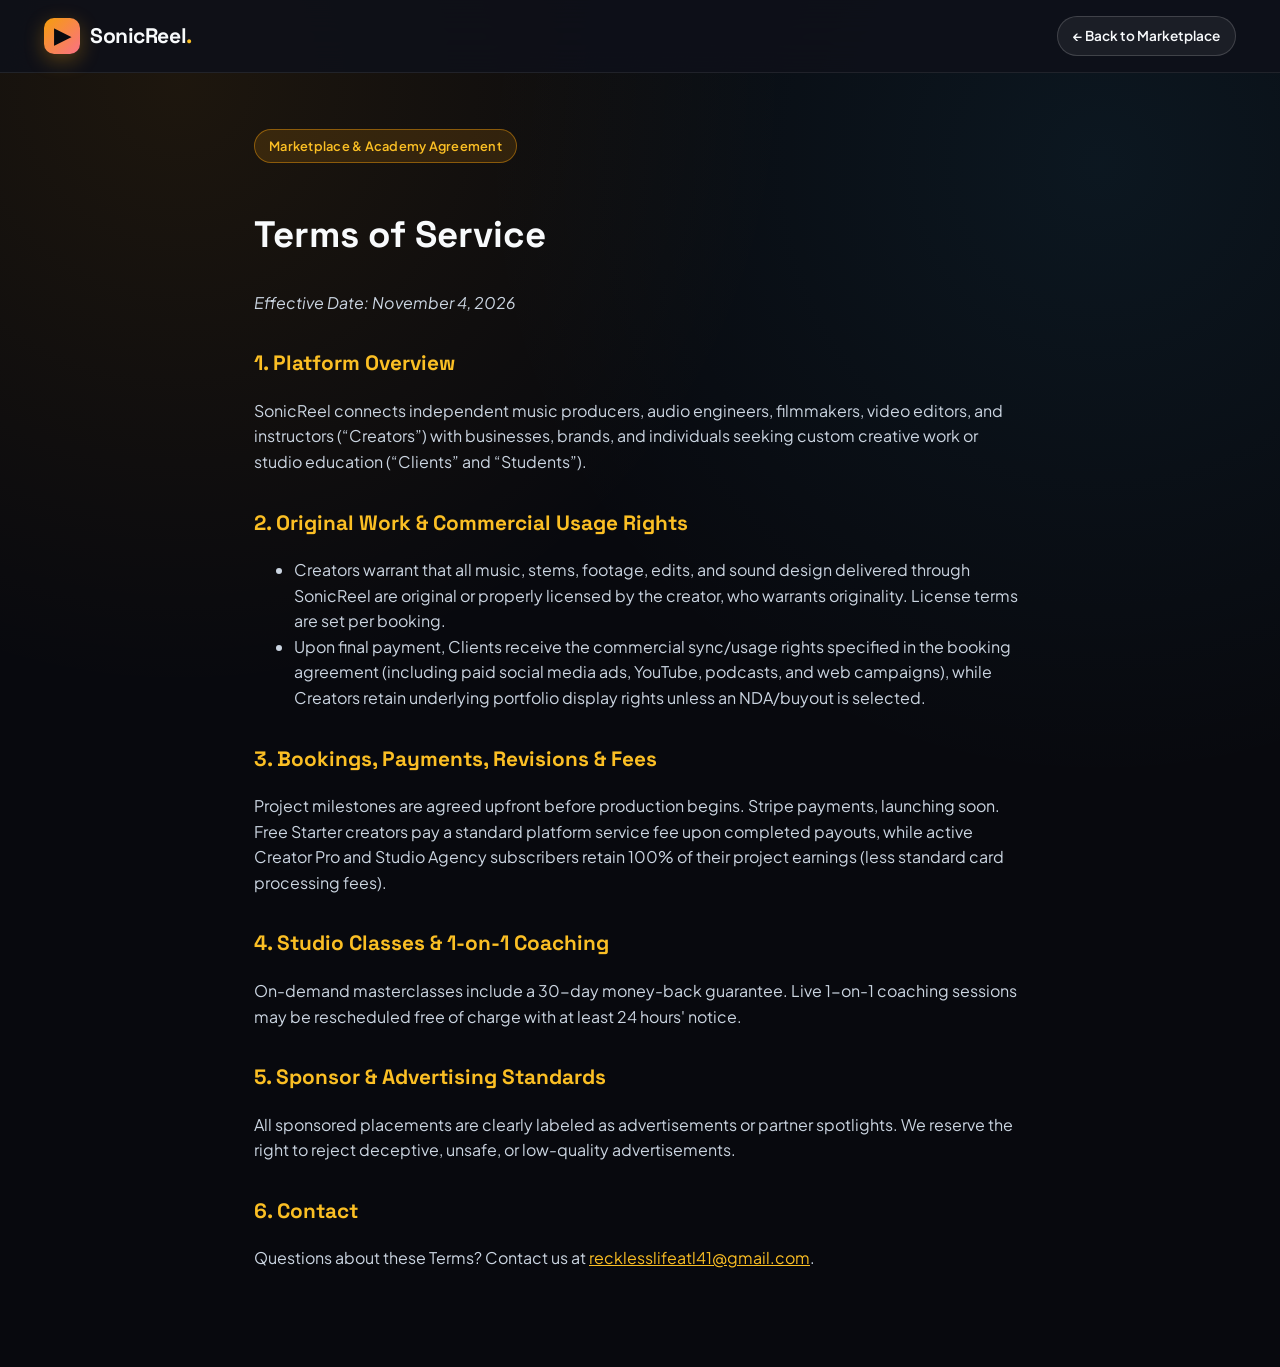
<file: terms.html>
<!DOCTYPE html>
<html lang="en">
<head>
  <meta charset="UTF-8">
  <meta name="viewport" content="width=device-width, initial-scale=1.0">
  <title>Terms of Service — SonicReel</title>
  <meta name="description" content="Marketplace, Commercial Licensing, Creator Pro, and Studio Academy Terms of Service for SonicReel.">
  <link rel="icon" type="image/svg+xml" href="assets/favicon.svg">
  <link rel="preconnect" href="https://fonts.googleapis.com">
  <link rel="preconnect" href="https://fonts.gstatic.com" crossorigin>
  <link href="https://fonts.googleapis.com/css2?family=Plus+Jakarta+Sans:wght@400;500;600;700&amp;family=Space+Grotesk:wght@600;700&amp;display=swap" rel="stylesheet">
  <link rel="stylesheet" href="styles.css">
</head>
<body>
  <header class="site-header">
    <div class="container nav-inner">
      <a href="index.html" class="brand-logo">
        <span class="brand-mark" aria-hidden="true">▶</span>
        <span><span data-brand-name>SonicReel</span><span class="brand-name-accent">.</span></span>
      </a>
      <a href="index.html" class="btn btn-secondary btn-sm">← Back to Marketplace</a>
    </div>
  </header>

  <main class="legal-page-wrap">
    <span class="eyebrow-pill">Marketplace &amp; Academy Agreement</span>
    <h1>Terms of Service</h1>
    <p><em>Effective Date: November 4, 2026</em></p>

    <h2>1. Platform Overview</h2>
    <p><span data-brand-name>SonicReel</span> connects independent music producers, audio engineers, filmmakers, video editors, and instructors (“Creators”) with businesses, brands, and individuals seeking custom creative work or studio education (“Clients” and “Students”).</p>

    <h2>2. Original Work &amp; Commercial Usage Rights</h2>
    <ul>
      <li>Creators warrant that all music, stems, footage, edits, and sound design delivered through <span data-brand-name>SonicReel</span> are original or properly licensed by the creator, who warrants originality. License terms are set per booking.</li>
      <li>Upon final payment, Clients receive the commercial sync/usage rights specified in the booking agreement (including paid social media ads, YouTube, podcasts, and web campaigns), while Creators retain underlying portfolio display rights unless an NDA/buyout is selected.</li>
    </ul>

    <h2>3. Bookings, Payments, Revisions &amp; Fees</h2>
    <p>Project milestones are agreed upfront before production begins. Stripe payments, launching soon. Free Starter creators pay a standard platform service fee upon completed payouts, while active Creator Pro and Studio Agency subscribers retain 100% of their project earnings (less standard card processing fees).</p>

    <h2>4. Studio Classes &amp; 1-on-1 Coaching</h2>
    <p>On-demand masterclasses include a 30-day money-back guarantee. Live 1-on-1 coaching sessions may be rescheduled free of charge with at least 24 hours' notice.</p>

    <h2>5. Sponsor &amp; Advertising Standards</h2>
    <p>All sponsored placements are clearly labeled as advertisements or partner spotlights. We reserve the right to reject deceptive, unsafe, or low-quality advertisements.</p>

    <h2>6. Contact</h2>
    <p>Questions about these Terms? Contact us at <a href="mailto:recklesslifeatl41@gmail.com" data-contact-email style="color:var(--accent-hover);text-decoration:underline;">recklesslifeatl41@gmail.com</a>.</p>
  </main>

  <script src="config.js"></script>
  <script>
    (function () {
      var cfg = window.SITE_CONFIG || {};
      var brand = cfg.brandName || "SonicReel";
      document.title = "Terms of Service — " + brand;
      document.querySelectorAll("[data-brand-name]").forEach(function (el) {
        el.textContent = brand;
      });
      document.querySelectorAll("[data-contact-email]").forEach(function (el) {
        var em = cfg.contactEmail || "recklesslifeatl41@gmail.com";
        el.textContent = em;
        if (el.tagName === "A") el.setAttribute("href", "mailto:" + em);
      });
    })();
  </script>
</body>
</html>
</file>
<file: styles.css>
/* ============================================================================
 * SONICREEL — MASTERCLASS / ARTLIST STUDIO DESIGN SYSTEM (styles.css)
 * ============================================================================ */

:root {
  --bg-canvas: #08090e;
  --bg-section: #0c0e16;
  --bg-surface: #121521;
  --bg-elevated: #191d2d;
  --bg-glass: rgba(14, 17, 26, 0.88);

  --border-subtle: rgba(255, 255, 255, 0.08);
  --border-strong: rgba(255, 255, 255, 0.16);
  --border-accent: rgba(245, 158, 11, 0.45);

  --text-primary: #f8fafc;
  --text-secondary: #cbd5e1;
  --text-muted: #94a3b8;

  --accent: #f59e0b;
  --accent-hover: #fbbf24;
  --accent-deep: #d97706;
  --accent-soft: rgba(245, 158, 11, 0.14);

  --cyan: #38bdf8;
  --emerald: #34d399;
  --rose: #fb7185;
  --violet: #a78bfa;

  --radius-sm: 8px;
  --radius-md: 14px;
  --radius-lg: 20px;
  --radius-xl: 28px;
  --radius-pill: 999px;

  --shadow-card: 0 18px 42px rgba(0, 0, 0, 0.42);
  --shadow-glow: 0 0 38px rgba(245, 158, 11, 0.18);

  --font-display: "Space Grotesk", -apple-system, BlinkMacSystemFont, "Segoe UI", sans-serif;
  --font-sans: "Plus Jakarta Sans", -apple-system, BlinkMacSystemFont, "Segoe UI", Roboto, sans-serif;
  --container-max: 1240px;
}

*,
*::before,
*::after {
  box-sizing: border-box;
}

html {
  scroll-behavior: smooth;
  background-color: var(--bg-canvas);
  color: var(--text-primary);
  font-family: var(--font-sans);
  line-height: 1.6;
  -webkit-font-smoothing: antialiased;
}

body {
  margin: 0;
  background:
    radial-gradient(circle at 14% 6%, rgba(245, 158, 11, 0.09), transparent 36%),
    radial-gradient(circle at 86% 12%, rgba(56, 189, 248, 0.08), transparent 38%),
    var(--bg-canvas);
  color: var(--text-primary);
  overflow-x: hidden;
  transition: padding-bottom 0.25s ease;
}

body.audio-dock-open {
  padding-bottom: 100px;
}

body.modal-open {
  overflow: hidden;
}

img {
  max-width: 100%;
  display: block;
}

a {
  color: inherit;
  text-decoration: none;
}

button,
input,
select,
textarea {
  font-family: inherit;
  font-size: inherit;
}

:focus-visible {
  outline: 2px solid var(--accent-hover);
  outline-offset: 3px;
}

.skip-link {
  position: absolute;
  top: -100px;
  left: 16px;
  background: var(--accent);
  color: #090a0f;
  font-weight: 700;
  padding: 10px 18px;
  border-radius: var(--radius-sm);
  z-index: 9999;
}

.skip-link:focus {
  top: 14px;
}

.container {
  width: 100%;
  max-width: var(--container-max);
  margin: 0 auto;
  padding: 0 24px;
}

/* ============================================================================
 * TOP ANNOUNCEMENT BAR & HEADER NAVIGATION
 * ============================================================================ */
.top-promo-bar {
  background: linear-gradient(90deg, #151929 0%, #1f1a14 50%, #151929 100%);
  border-bottom: 1px solid var(--border-subtle);
  font-size: 0.84rem;
  padding: 8px 16px;
  text-align: center;
  color: var(--text-secondary);
}

.top-promo-bar strong {
  color: var(--accent-hover);
}

.top-promo-link {
  margin-left: 8px;
  color: var(--text-primary);
  font-weight: 600;
  text-decoration: underline;
  text-underline-offset: 3px;
  background: none;
  border: none;
  cursor: pointer;
  padding: 0;
}

.site-header {
  position: sticky;
  top: 0;
  z-index: 90;
  background: var(--bg-glass);
  backdrop-filter: blur(18px);
  -webkit-backdrop-filter: blur(18px);
  border-bottom: 1px solid var(--border-subtle);
}

.nav-inner {
  display: flex;
  align-items: center;
  justify-content: space-between;
  height: 72px;
  gap: 16px;
}

.brand-logo {
  display: inline-flex;
  align-items: center;
  gap: 10px;
  font-family: var(--font-display);
  font-weight: 700;
  font-size: 1.32rem;
  letter-spacing: -0.02em;
  flex-shrink: 0;
}

.brand-mark {
  width: 36px;
  height: 36px;
  border-radius: 10px;
  background: linear-gradient(135deg, var(--accent) 0%, #fb7185 100%);
  display: grid;
  place-items: center;
  color: #090a0f;
  box-shadow: 0 6px 20px rgba(245, 158, 11, 0.32);
  flex-shrink: 0;
}

.brand-name-accent {
  color: var(--accent-hover);
}

.nav-links {
  display: flex;
  align-items: center;
  gap: 24px;
}

.nav-links a,
.nav-links .mobile-only-nav-btn {
  font-size: 0.92rem;
  font-weight: 500;
  color: var(--text-secondary);
  transition: color 0.18s ease;
}

.nav-links a:hover,
.nav-links .mobile-only-nav-btn:hover {
  color: var(--text-primary);
}

.mobile-only-nav-btn {
  display: none;
  background: none;
  border: none;
  padding: 0;
  cursor: pointer;
  text-align: left;
}

.nav-actions {
  display: flex;
  align-items: center;
  gap: 10px;
  flex-shrink: 0;
}

.mobile-menu-btn {
  display: none;
  background: var(--bg-surface);
  border: 1px solid var(--border-strong);
  color: var(--text-primary);
  border-radius: var(--radius-sm);
  padding: 7px 11px;
  cursor: pointer;
}

/* ============================================================================
 * BUTTON SYSTEM
 * ============================================================================ */
.btn {
  display: inline-flex;
  align-items: center;
  justify-content: center;
  gap: 8px;
  font-weight: 600;
  font-size: 0.94rem;
  border-radius: var(--radius-pill);
  padding: 11px 22px;
  cursor: pointer;
  border: 1px solid transparent;
  transition: transform 0.16s ease, box-shadow 0.18s ease, background 0.18s ease, border-color 0.18s ease;
  white-space: nowrap;
}

.btn:active {
  transform: translateY(1px);
}

.btn[disabled] {
  opacity: 0.6;
  cursor: wait;
}

.btn-primary {
  background: linear-gradient(135deg, var(--accent-hover) 0%, var(--accent) 100%);
  color: #090a0f;
  font-weight: 700;
  box-shadow: 0 8px 24px rgba(245, 158, 11, 0.28);
}

.btn-primary:hover {
  background: linear-gradient(135deg, #fde047 0%, var(--accent-hover) 100%);
  box-shadow: 0 10px 30px rgba(245, 158, 11, 0.42);
}

.btn-secondary {
  background: rgba(255, 255, 255, 0.06);
  color: var(--text-primary);
  border-color: var(--border-strong);
}

.btn-secondary:hover {
  background: rgba(255, 255, 255, 0.11);
  border-color: rgba(255, 255, 255, 0.28);
}

.btn-ghost {
  background: transparent;
  color: var(--text-secondary);
  border-color: var(--border-subtle);
}

.btn-ghost:hover {
  color: var(--text-primary);
  border-color: var(--border-strong);
  background: rgba(255, 255, 255, 0.04);
}

.btn-sm {
  padding: 8px 15px;
  font-size: 0.85rem;
}

.btn-lg {
  padding: 14px 26px;
  font-size: 0.98rem;
}

/* ============================================================================
 * HERO SECTION & TRUST PLATFORM STRIP
 * ============================================================================ */
.hero-section {
  padding: 56px 0 36px;
  position: relative;
}

.hero-grid {
  display: grid;
  grid-template-columns: 1.08fr 0.92fr;
  gap: 42px;
  align-items: center;
}

.eyebrow-pill {
  display: inline-flex;
  align-items: center;
  gap: 8px;
  padding: 6px 14px;
  border-radius: var(--radius-pill);
  background: var(--accent-soft);
  border: 1px solid var(--border-accent);
  color: var(--accent-hover);
  font-size: 0.8rem;
  font-weight: 600;
  letter-spacing: 0.02em;
  margin-bottom: 18px;
}

.pulse-dot {
  width: 8px;
  height: 8px;
  border-radius: 50%;
  background: var(--emerald);
  box-shadow: 0 0 10px var(--emerald);
  flex-shrink: 0;
}

.hero-title {
  font-family: var(--font-display);
  font-size: clamp(2.15rem, 4.2vw, 3.55rem);
  line-height: 1.08;
  letter-spacing: -0.03em;
  margin: 0 0 18px;
}

.hero-title .text-gradient {
  background: linear-gradient(120deg, #fde68a 0%, #f59e0b 48%, #fb7185 100%);
  -webkit-background-clip: text;
  background-clip: text;
  color: transparent;
}

.hero-subtitle {
  font-size: 1.08rem;
  color: var(--text-secondary);
  margin: 0 0 26px;
  max-width: 590px;
}

.hero-cta-row {
  display: flex;
  flex-wrap: wrap;
  gap: 12px;
  margin-bottom: 26px;
}

.hero-trust-strip {
  display: grid;
  grid-template-columns: repeat(3, minmax(0, 1fr));
  gap: 14px;
  padding-top: 20px;
  border-top: 1px solid var(--border-subtle);
}

.trust-item strong {
  display: block;
  font-family: var(--font-display);
  font-size: 1.1rem;
  color: var(--text-primary);
}

.trust-item span {
  font-size: 0.8rem;
  color: var(--text-muted);
}

.hero-showcase-card {
  position: relative;
  border-radius: var(--radius-xl);
  overflow: hidden;
  background: var(--bg-surface);
  border: 1px solid var(--border-strong);
  box-shadow: var(--shadow-card), var(--shadow-glow);
}

.hero-media-wrap {
  position: relative;
  aspect-ratio: 16 / 10;
  min-height: 250px;
  overflow: hidden;
}

.hero-media-wrap img {
  width: 100%;
  height: 100%;
  object-fit: cover;
  transform: scale(1.02);
}

.hero-media-overlay {
  position: absolute;
  inset: 0;
  background: linear-gradient(180deg, rgba(8, 9, 14, 0.18) 0%, rgba(8, 9, 14, 0.9) 100%);
  display: flex;
  flex-direction: column;
  justify-content: space-between;
  padding: 18px;
  gap: 12px;
}

.hero-live-tags {
  display: flex;
  justify-content: space-between;
  gap: 8px;
  flex-wrap: wrap;
}

.glass-badge {
  background: rgba(9, 11, 18, 0.78);
  backdrop-filter: blur(10px);
  border: 1px solid rgba(255, 255, 255, 0.16);
  padding: 5px 11px;
  border-radius: var(--radius-pill);
  font-size: 0.76rem;
  font-weight: 600;
  color: var(--text-primary);
}

.hero-sampler-bar {
  display: flex;
  align-items: center;
  justify-content: space-between;
  gap: 12px;
  background: rgba(15, 18, 29, 0.92);
  backdrop-filter: blur(12px);
  border: 1px solid var(--border-strong);
  padding: 12px 14px;
  border-radius: var(--radius-md);
}

.sampler-meta {
  min-width: 0;
}

.sampler-meta strong {
  display: block;
  font-size: 0.9rem;
  white-space: nowrap;
  overflow: hidden;
  text-overflow: ellipsis;
}

.sampler-meta span {
  font-size: 0.78rem;
  color: var(--text-muted);
}

.hero-quick-actions {
  display: grid;
  grid-template-columns: repeat(3, 1fr);
  background: var(--bg-elevated);
  border-top: 1px solid var(--border-subtle);
}

.hero-quick-btn {
  background: none;
  border: none;
  border-right: 1px solid var(--border-subtle);
  color: var(--text-secondary);
  padding: 12px 8px;
  font-size: 0.81rem;
  font-weight: 600;
  cursor: pointer;
  transition: background 0.18s ease, color 0.18s ease;
}

.hero-quick-btn:last-child {
  border-right: none;
}

.hero-quick-btn:hover {
  background: rgba(255, 255, 255, 0.05);
  color: var(--accent-hover);
}

.cleared-platforms-strip {
  border-top: 1px solid var(--border-subtle);
  border-bottom: 1px solid var(--border-subtle);
  background: rgba(16, 19, 28, 0.55);
  padding: 13px 0;
  margin-bottom: 20px;
}

.cleared-platforms-inner {
  display: flex;
  align-items: center;
  justify-content: space-between;
  gap: 14px;
  flex-wrap: wrap;
  font-size: 0.81rem;
  color: var(--text-muted);
}

.cleared-platforms-list {
  display: flex;
  align-items: center;
  gap: 18px;
  flex-wrap: wrap;
  font-weight: 600;
  color: var(--text-secondary);
}

/* ============================================================================
 * ROLE PATHWAY CARDS
 * ============================================================================ */
.pathways-strip {
  padding: 14px 0 42px;
}

.pathways-grid {
  display: grid;
  grid-template-columns: repeat(3, 1fr);
  gap: 18px;
}

.pathway-card {
  background: linear-gradient(180deg, rgba(25, 29, 45, 0.7) 0%, rgba(18, 21, 33, 0.9) 100%);
  border: 1px solid var(--border-subtle);
  border-radius: var(--radius-lg);
  padding: 22px 24px;
  display: flex;
  flex-direction: column;
  justify-content: space-between;
  gap: 14px;
  transition: border-color 0.2s ease, transform 0.2s ease;
}

.pathway-card:hover {
  border-color: var(--border-accent);
  transform: translateY(-2px);
}

.pathway-kicker {
  font-size: 0.75rem;
  text-transform: uppercase;
  letter-spacing: 0.08em;
  font-weight: 700;
  color: var(--accent-hover);
}

.pathway-card h2 {
  font-family: var(--font-display);
  font-size: 1.18rem;
  margin: 4px 0 6px;
}

.pathway-card p {
  margin: 0;
  font-size: 0.89rem;
  color: var(--text-secondary);
}

.pathway-link {
  display: inline-flex;
  align-items: center;
  gap: 6px;
  color: var(--accent-hover);
  font-weight: 600;
  font-size: 0.88rem;
  background: none;
  border: none;
  padding: 0;
  cursor: pointer;
  align-self: flex-start;
}

/* ============================================================================
 * ADSENSE & SPONSORSHIP SLOTS (STRICT POLICY COMPLIANCE)
 * ============================================================================ */
.ad-slot-wrapper {
  margin: 8px auto 28px;
  padding: 8px 0;
}

.ad-unit-box {
  background: linear-gradient(135deg, rgba(22, 26, 40, 0.95) 0%, rgba(28, 24, 34, 0.95) 100%);
  border: 1px solid rgba(255, 255, 255, 0.11);
  border-radius: var(--radius-md);
  padding: 16px 22px;
  position: relative;
}

.ad-disclosure-row {
  display: flex;
  align-items: center;
  justify-content: space-between;
  gap: 10px;
  font-size: 0.7rem;
  letter-spacing: 0.09em;
  text-transform: uppercase;
  color: var(--text-muted);
  margin-bottom: 10px;
  padding-bottom: 8px;
  border-bottom: 1px solid rgba(255, 255, 255, 0.06);
}

.ad-promote-trigger {
  background: none;
  border: none;
  color: var(--accent-hover);
  font-size: 0.72rem;
  font-weight: 600;
  cursor: pointer;
  text-decoration: underline;
  padding: 0;
}

.ad-leaderboard-body {
  display: flex;
  align-items: center;
  justify-content: space-between;
  gap: 20px;
  flex-wrap: wrap;
}

.ad-copy h3 {
  margin: 0 0 4px;
  font-family: var(--font-display);
  font-size: 1.05rem;
  color: var(--text-primary);
}

.ad-copy p {
  margin: 0;
  font-size: 0.87rem;
  color: var(--text-secondary);
}

/* ============================================================================
 * SECTION HEADERS & FILTER TOOLBARS
 * ============================================================================ */
.section-block {
  padding: 68px 0;
  border-top: 1px solid var(--border-subtle);
}

.section-block.alt-bg {
  background: var(--bg-section);
}

.section-head {
  display: flex;
  align-items: flex-end;
  justify-content: space-between;
  gap: 24px;
  margin-bottom: 28px;
  flex-wrap: wrap;
}

.section-head h2 {
  font-family: var(--font-display);
  font-size: clamp(1.75rem, 3vw, 2.4rem);
  letter-spacing: -0.025em;
  margin: 6px 0 8px;
}

.section-head p {
  margin: 0;
  color: var(--text-secondary);
  max-width: 620px;
}

.filter-toolbar {
  display: flex;
  flex-wrap: wrap;
  align-items: center;
  justify-content: space-between;
  gap: 14px;
  margin-bottom: 16px;
  background: var(--bg-surface);
  padding: 14px 16px;
  border-radius: var(--radius-lg);
  border: 1px solid var(--border-subtle);
}

.filter-tabs {
  display: flex;
  flex-wrap: wrap;
  gap: 8px;
}

.filter-chip {
  background: rgba(255, 255, 255, 0.04);
  border: 1px solid var(--border-subtle);
  color: var(--text-secondary);
  padding: 8px 15px;
  border-radius: var(--radius-pill);
  font-size: 0.85rem;
  font-weight: 600;
  cursor: pointer;
  white-space: nowrap;
  flex-shrink: 0;
  transition: all 0.16s ease;
}

.filter-chip:hover {
  color: var(--text-primary);
  border-color: var(--border-strong);
}

.filter-chip.active {
  background: var(--accent);
  color: #090a0f;
  border-color: var(--accent);
}

.search-sort-group {
  display: flex;
  align-items: center;
  gap: 10px;
  flex-wrap: wrap;
}

.input-control {
  background: var(--bg-canvas);
  border: 1px solid var(--border-strong);
  color: var(--text-primary);
  border-radius: var(--radius-pill);
  padding: 9px 16px;
  font-size: 0.88rem;
  min-width: 210px;
}

.input-control::placeholder {
  color: var(--text-muted);
}

.usecase-row-wrap {
  display: flex;
  align-items: center;
  justify-content: space-between;
  gap: 12px;
  flex-wrap: wrap;
  margin-bottom: 24px;
}

.usecase-bar {
  display: flex;
  align-items: center;
  gap: 8px;
  flex-wrap: wrap;
}

.usecase-label {
  font-size: 0.82rem;
  color: var(--text-muted);
  margin-right: 4px;
  white-space: nowrap;
}

.usecase-pill {
  background: transparent;
  border: 1px dashed var(--border-strong);
  color: var(--text-secondary);
  padding: 5px 12px;
  border-radius: var(--radius-pill);
  font-size: 0.8rem;
  cursor: pointer;
  white-space: nowrap;
  flex-shrink: 0;
}

.usecase-pill.active {
  border-style: solid;
  border-color: var(--cyan);
  background: rgba(56, 189, 248, 0.12);
  color: var(--cyan);
}

.results-counter {
  font-size: 0.82rem;
  color: var(--text-muted);
  font-weight: 500;
}

/* ============================================================================
 * CREATOR MARKETPLACE CARDS
 * ============================================================================ */
.creators-grid {
  display: grid;
  grid-template-columns: repeat(auto-fill, minmax(335px, 1fr));
  gap: 24px;
}

.creator-card {
  background: var(--bg-surface);
  border: 1px solid var(--border-subtle);
  border-radius: var(--radius-lg);
  overflow: hidden;
  display: flex;
  flex-direction: column;
  transition: transform 0.2s ease, border-color 0.2s ease, box-shadow 0.2s ease;
}

.creator-card:hover {
  transform: translateY(-4px);
  border-color: rgba(255, 255, 255, 0.2);
  box-shadow: var(--shadow-card);
}

.creator-card.is-featured {
  border-color: rgba(245, 158, 11, 0.36);
}

.card-media {
  position: relative;
  aspect-ratio: 16 / 10;
  overflow: hidden;
  background: #090b11;
}

.card-media img {
  width: 100%;
  height: 100%;
  object-fit: cover;
  transition: transform 0.35s ease;
}

.creator-card:hover .card-media img {
  transform: scale(1.04);
}

.card-badges-top {
  position: absolute;
  top: 12px;
  left: 12px;
  right: 12px;
  display: flex;
  justify-content: space-between;
  gap: 8px;
  pointer-events: none;
}

.badge-promoted {
  background: linear-gradient(135deg, var(--accent-hover), var(--accent));
  color: #090a0f;
  font-size: 0.7rem;
  font-weight: 800;
  text-transform: uppercase;
  letter-spacing: 0.06em;
  padding: 4px 10px;
  border-radius: var(--radius-pill);
}

.badge-specialty {
  background: rgba(8, 9, 14, 0.82);
  backdrop-filter: blur(8px);
  color: var(--text-primary);
  border: 1px solid rgba(255, 255, 255, 0.16);
  font-size: 0.73rem;
  font-weight: 600;
  padding: 4px 10px;
  border-radius: var(--radius-pill);
}

.sample-trigger-bar {
  position: absolute;
  left: 12px;
  right: 12px;
  bottom: 12px;
  background: rgba(10, 12, 20, 0.9);
  backdrop-filter: blur(10px);
  border: 1px solid rgba(255, 255, 255, 0.18);
  border-radius: 12px;
  padding: 9px 12px;
  display: flex;
  align-items: center;
  gap: 10px;
  color: var(--text-primary);
  cursor: pointer;
  text-align: left;
  transition: background 0.18s ease, border-color 0.18s ease;
}

.sample-trigger-bar:hover,
.sample-trigger-bar.is-playing {
  background: rgba(22, 26, 42, 0.96);
  border-color: var(--accent-hover);
}

.play-circle {
  width: 34px;
  height: 34px;
  border-radius: 50%;
  background: var(--accent);
  color: #090a0f;
  display: grid;
  place-items: center;
  font-size: 0.85rem;
  font-weight: 800;
  flex-shrink: 0;
}

.sample-text {
  flex: 1;
  min-width: 0;
}

.sample-text strong {
  display: block;
  font-size: 0.82rem;
  white-space: nowrap;
  overflow: hidden;
  text-overflow: ellipsis;
}

.sample-text span {
  font-size: 0.72rem;
  color: var(--text-muted);
}

.card-body {
  padding: 20px;
  display: flex;
  flex-direction: column;
  flex: 1;
}

.creator-header-row {
  display: flex;
  justify-content: space-between;
  align-items: flex-start;
  gap: 10px;
  margin-bottom: 6px;
}

.creator-name {
  font-family: var(--font-display);
  font-size: 1.18rem;
  font-weight: 700;
  margin: 0;
}

.verified-check {
  color: var(--cyan);
  font-size: 0.9rem;
  margin-left: 4px;
}

.rating-pill {
  display: inline-flex;
  align-items: center;
  gap: 4px;
  font-size: 0.83rem;
  font-weight: 700;
  color: var(--accent-hover);
  flex-shrink: 0;
}

.rating-pill small {
  color: var(--text-muted);
  font-weight: 500;
}

.creator-role {
  font-size: 0.88rem;
  color: var(--accent-hover);
  font-weight: 600;
  margin: 0 0 4px;
}

.creator-loc {
  font-size: 0.79rem;
  color: var(--text-muted);
  margin: 0 0 12px;
}

.creator-bio {
  font-size: 0.88rem;
  color: var(--text-secondary);
  margin: 0 0 14px;
  flex: 1;
}

.tag-list {
  display: flex;
  flex-wrap: wrap;
  gap: 6px;
  margin-bottom: 14px;
}

.tag-chip {
  font-size: 0.73rem;
  padding: 3px 9px;
  border-radius: 6px;
  background: rgba(255, 255, 255, 0.05);
  color: var(--text-secondary);
}

.deliverables-mini {
  background: rgba(255, 255, 255, 0.03);
  border: 1px solid var(--border-subtle);
  border-radius: var(--radius-sm);
  padding: 9px 11px;
  margin-bottom: 16px;
  font-size: 0.78rem;
  color: var(--text-secondary);
}

.card-footer-row {
  display: flex;
  align-items: center;
  justify-content: space-between;
  gap: 12px;
  padding-top: 14px;
  border-top: 1px solid var(--border-subtle);
}

.price-stack span {
  display: block;
  font-size: 0.73rem;
  color: var(--text-muted);
}

.price-stack strong {
  font-family: var(--font-display);
  font-size: 1.2rem;
  color: var(--text-primary);
}

.price-strike {
  text-decoration: line-through;
  color: var(--text-muted);
  font-size: 0.88rem;
  font-weight: 500;
  margin-right: 5px;
}

.buyer-guarantee-bar {
  margin-top: 30px;
  background: linear-gradient(90deg, rgba(52, 211, 153, 0.09), rgba(56, 189, 248, 0.08));
  border: 1px solid rgba(52, 211, 153, 0.26);
  border-radius: var(--radius-lg);
  padding: 18px 24px;
  display: grid;
  grid-template-columns: repeat(3, 1fr);
  gap: 18px;
}

.guarantee-point strong {
  display: block;
  font-size: 0.92rem;
  color: var(--emerald);
  margin-bottom: 2px;
}

.guarantee-point span {
  font-size: 0.83rem;
  color: var(--text-secondary);
}

/* ============================================================================
 * OPEN CLIENT BRIEFS / LIVE JOB BOARD
 * ============================================================================ */
.briefs-grid {
  display: grid;
  grid-template-columns: repeat(2, 1fr);
  gap: 20px;
}

.brief-card {
  background: var(--bg-surface);
  border: 1px solid var(--border-subtle);
  border-radius: var(--radius-lg);
  padding: 22px;
  display: flex;
  flex-direction: column;
  justify-content: space-between;
  gap: 14px;
}

.brief-top {
  display: flex;
  align-items: center;
  justify-content: space-between;
  gap: 10px;
  flex-wrap: wrap;
}

.brief-cat {
  font-size: 0.75rem;
  font-weight: 700;
  padding: 4px 10px;
  border-radius: var(--radius-pill);
  background: rgba(56, 189, 248, 0.13);
  color: var(--cyan);
}

.brief-budget {
  font-family: var(--font-display);
  font-weight: 700;
  color: var(--emerald);
  font-size: 0.98rem;
}

.brief-card h3 {
  font-family: var(--font-display);
  font-size: 1.12rem;
  margin: 8px 0;
}

.brief-card p {
  margin: 0;
  font-size: 0.89rem;
  color: var(--text-secondary);
}

.brief-verified {
  display: inline-block;
  margin-top: 8px;
  font-size: 0.76rem;
  color: var(--emerald);
  font-weight: 600;
}

.brief-meta-row {
  display: flex;
  align-items: center;
  justify-content: space-between;
  gap: 12px;
  flex-wrap: wrap;
  padding-top: 12px;
  border-top: 1px solid var(--border-subtle);
  font-size: 0.8rem;
  color: var(--text-muted);
}

/* ============================================================================
 * MASTERCLASSES, COACHING & ALL-ACCESS PASS
 * ============================================================================ */
.all-access-banner {
  background: linear-gradient(135deg, rgba(34, 28, 18, 0.95) 0%, rgba(22, 25, 42, 0.95) 100%);
  border: 1px solid var(--border-accent);
  border-radius: var(--radius-lg);
  padding: 20px 24px;
  margin-bottom: 26px;
  display: flex;
  align-items: center;
  justify-content: space-between;
  gap: 20px;
  flex-wrap: wrap;
}

.classes-grid {
  display: grid;
  grid-template-columns: repeat(auto-fill, minmax(340px, 1fr));
  gap: 24px;
}

.class-card {
  background: var(--bg-surface);
  border: 1px solid var(--border-subtle);
  border-radius: var(--radius-lg);
  overflow: hidden;
  display: flex;
  flex-direction: column;
  transition: transform 0.2s ease, border-color 0.2s ease;
}

.class-card:hover {
  transform: translateY(-3px);
  border-color: var(--border-accent);
}

.class-thumb {
  position: relative;
  aspect-ratio: 16 / 9;
  overflow: hidden;
}

.class-thumb img {
  width: 100%;
  height: 100%;
  object-fit: cover;
}

.class-trailer-btn {
  position: absolute;
  right: 12px;
  bottom: 12px;
  background: rgba(9, 10, 15, 0.88);
  backdrop-filter: blur(8px);
  color: var(--text-primary);
  border: 1px solid rgba(255, 255, 255, 0.22);
  border-radius: var(--radius-pill);
  padding: 7px 14px;
  font-size: 0.8rem;
  font-weight: 600;
  cursor: pointer;
}

.class-trailer-btn:hover {
  border-color: var(--accent-hover);
  color: var(--accent-hover);
}

.class-body {
  padding: 22px;
  display: flex;
  flex-direction: column;
  flex: 1;
}

.class-format {
  font-size: 0.75rem;
  font-weight: 700;
  text-transform: uppercase;
  letter-spacing: 0.06em;
  color: var(--violet);
  margin-bottom: 6px;
}

.class-body h3 {
  font-family: var(--font-display);
  font-size: 1.15rem;
  margin: 0 0 8px;
}

.class-instructor {
  font-size: 0.84rem;
  color: var(--text-muted);
  margin: 0 0 10px;
}

.class-schedule-pill {
  font-size: 0.78rem;
  color: var(--emerald);
  background: rgba(52, 211, 153, 0.1);
  border: 1px solid rgba(52, 211, 153, 0.25);
  border-radius: var(--radius-sm);
  padding: 6px 10px;
  margin-bottom: 12px;
  font-weight: 600;
}

.class-summary {
  font-size: 0.88rem;
  color: var(--text-secondary);
  margin: 0 0 16px;
  flex: 1;
}

.class-actions-row {
  display: flex;
  align-items: center;
  justify-content: space-between;
  gap: 10px;
  padding-top: 14px;
  border-top: 1px solid var(--border-subtle);
}

/* ============================================================================
 * CREATOR PRO MEMBERSHIP & TESTIMONIALS
 * ============================================================================ */
.billing-toggle-wrap {
  display: inline-flex;
  align-items: center;
  gap: 6px;
  background: var(--bg-surface);
  border: 1px solid var(--border-strong);
  padding: 5px;
  border-radius: var(--radius-pill);
}

.pricing-grid {
  display: grid;
  grid-template-columns: repeat(3, 1fr);
  gap: 22px;
}

.pricing-card {
  background: var(--bg-surface);
  border: 1px solid var(--border-subtle);
  border-radius: var(--radius-xl);
  padding: 28px;
  display: flex;
  flex-direction: column;
  justify-content: space-between;
}

.pricing-card.popular {
  background: linear-gradient(180deg, rgba(31, 27, 20, 0.92) 0%, var(--bg-surface) 100%);
  border-color: var(--accent);
  box-shadow: var(--shadow-glow);
}

.plan-price {
  font-family: var(--font-display);
  font-size: 2.25rem;
  font-weight: 700;
  margin: 12px 0 4px;
}

.plan-price span {
  font-size: 0.92rem;
  font-weight: 500;
  color: var(--text-muted);
}

.plan-list {
  list-style: none;
  padding: 0;
  margin: 18px 0 24px;
  display: grid;
  gap: 10px;
  font-size: 0.89rem;
  color: var(--text-secondary);
}

.plan-list li::before {
  content: "✓ ";
  color: var(--emerald);
  font-weight: 800;
}

.pricing-footnote {
  margin-top: 20px;
  text-align: center;
  font-size: 0.82rem;
  color: var(--text-muted);
}

.testimonials-grid {
  display: grid;
  grid-template-columns: repeat(3, 1fr);
  gap: 20px;
}

.testimonial-card {
  background: var(--bg-surface);
  border: 1px solid var(--border-subtle);
  border-radius: var(--radius-lg);
  padding: 24px;
}

.testimonial-card blockquote {
  margin: 0 0 16px;
  font-size: 0.95rem;
  color: var(--text-primary);
}

/* ============================================================================
 * FOOTER & NEWSLETTER
 * ============================================================================ */
.site-footer {
  background: #06070b;
  border-top: 1px solid var(--border-subtle);
  padding: 64px 0 42px;
}

.footer-grid {
  display: grid;
  grid-template-columns: 1.4fr 1fr 1fr 1.2fr;
  gap: 32px;
  margin-bottom: 40px;
}

.footer-col h4 {
  font-family: var(--font-display);
  margin: 0 0 14px;
  font-size: 0.96rem;
}

.footer-links {
  list-style: none;
  padding: 0;
  margin: 0;
  display: grid;
  gap: 9px;
  font-size: 0.88rem;
  color: var(--text-muted);
}

.footer-links a:hover,
.footer-links button:hover {
  color: var(--accent-hover);
}

.footer-link-btn {
  background: none;
  border: none;
  color: inherit;
  padding: 0;
  cursor: pointer;
  text-align: left;
}

.social-row {
  display: flex;
  gap: 12px;
  flex-wrap: wrap;
  margin-top: 14px;
  font-size: 0.82rem;
  color: var(--text-muted);
}

.social-row a:hover {
  color: var(--accent-hover);
}

.newsletter-form {
  display: flex;
  gap: 8px;
  margin-top: 12px;
}

.newsletter-form input {
  flex: 1;
  min-width: 0;
}

.footer-bottom {
  padding-top: 24px;
  border-top: 1px solid var(--border-subtle);
  display: flex;
  justify-content: space-between;
  flex-wrap: wrap;
  gap: 12px;
  font-size: 0.82rem;
  color: var(--text-muted);
}

/* ============================================================================
 * STICKY BOTTOM STUDIO AUDIO PLAYER DOCK
 * ============================================================================ */
.audio-dock {
  position: fixed;
  left: 0;
  right: 0;
  bottom: 0;
  z-index: 95;
  background: rgba(11, 13, 22, 0.96);
  backdrop-filter: blur(20px);
  border-top: 1px solid var(--border-accent);
  box-shadow: 0 -12px 36px rgba(0, 0, 0, 0.6);
  transform: translateY(110%);
  visibility: hidden;
  pointer-events: none;
  transition: transform 0.26s cubic-bezier(0.22, 1, 0.36, 1), visibility 0.26s;
}

.audio-dock.visible {
  transform: translateY(0);
  visibility: visible;
  pointer-events: auto;
}

.audio-dock-inner {
  max-width: var(--container-max);
  margin: 0 auto;
  padding: 12px 24px;
  display: grid;
  grid-template-columns: 1.1fr 1.5fr 0.9fr;
  align-items: center;
  gap: 20px;
}

.dock-track-info {
  display: flex;
  align-items: center;
  gap: 12px;
  min-width: 0;
}

.dock-thumb {
  width: 46px;
  height: 46px;
  border-radius: 10px;
  object-fit: cover;
  border: 1px solid var(--border-strong);
  flex-shrink: 0;
}

.dock-meta {
  min-width: 0;
}

.dock-meta strong {
  display: block;
  font-size: 0.9rem;
  white-space: nowrap;
  overflow: hidden;
  text-overflow: ellipsis;
}

.dock-meta span {
  font-size: 0.77rem;
  color: var(--accent-hover);
  display: block;
  white-space: nowrap;
  overflow: hidden;
  text-overflow: ellipsis;
}

.dock-center {
  display: flex;
  align-items: center;
  gap: 12px;
}

.dock-spectrum {
  width: 120px;
  height: 32px;
  flex-shrink: 0;
}

.dock-scrubber-wrap {
  flex: 1;
  display: flex;
  align-items: center;
  gap: 8px;
  font-size: 0.76rem;
  color: var(--text-muted);
}

.dock-scrubber {
  flex: 1;
  accent-color: var(--accent);
  cursor: pointer;
}

.dock-right {
  display: flex;
  align-items: center;
  justify-content: flex-end;
  gap: 10px;
}

.dock-vol {
  width: 76px;
  accent-color: var(--accent);
}

/* ============================================================================
 * UNIVERSAL ACCESSIBLE MODAL & MEDIA KIT STATS
 * ============================================================================ */
.modal-backdrop {
  position: fixed;
  inset: 0;
  z-index: 120;
  background: rgba(4, 5, 10, 0.84);
  backdrop-filter: blur(10px);
  display: none;
  align-items: center;
  justify-content: center;
  padding: 20px;
  overflow-y: auto;
}

.modal-backdrop.open {
  display: flex;
}

.modal-panel {
  background: var(--bg-surface);
  border: 1px solid var(--border-strong);
  border-radius: var(--radius-xl);
  width: 100%;
  max-width: 640px;
  max-height: 90vh;
  overflow-y: auto;
  padding: 28px;
  box-shadow: 0 28px 70px rgba(0, 0, 0, 0.7);
  position: relative;
}

.modal-panel.modal-wide {
  max-width: 880px;
}

.modal-close-btn {
  position: absolute;
  top: 18px;
  right: 18px;
  width: 36px;
  height: 36px;
  border-radius: 50%;
  background: rgba(255, 255, 255, 0.08);
  border: 1px solid var(--border-subtle);
  color: var(--text-primary);
  cursor: pointer;
  font-size: 1.1rem;
}

.media-kit-stats {
  display: grid;
  grid-template-columns: repeat(3, 1fr);
  gap: 10px;
  margin-bottom: 16px;
}

.media-stat-card {
  background: rgba(255, 255, 255, 0.04);
  border: 1px solid var(--border-subtle);
  border-radius: var(--radius-sm);
  padding: 10px 12px;
}

.media-stat-card strong {
  display: block;
  font-family: var(--font-display);
  font-size: 1.05rem;
  color: var(--accent-hover);
}

.media-stat-card span {
  font-size: 0.75rem;
  color: var(--text-secondary);
}

.bundle-upsell-check {
  display: flex;
  align-items: flex-start;
  gap: 10px;
  background: rgba(245, 158, 11, 0.09);
  border: 1px solid var(--border-accent);
  border-radius: var(--radius-sm);
  padding: 11px 13px;
  font-size: 0.85rem;
  cursor: pointer;
}

.bundle-upsell-check input {
  margin-top: 3px;
  accent-color: var(--accent);
}

.form-grid {
  display: grid;
  gap: 14px;
  margin-top: 16px;
}

.form-row-2 {
  display: grid;
  grid-template-columns: 1fr 1fr;
  gap: 14px;
}

.field-label {
  display: block;
  font-size: 0.83rem;
  font-weight: 600;
  color: var(--text-secondary);
  margin-bottom: 5px;
}

.field-input {
  width: 100%;
  background: var(--bg-canvas);
  border: 1px solid var(--border-strong);
  color: var(--text-primary);
  border-radius: var(--radius-sm);
  padding: 10px 13px;
  font-size: 0.92rem;
}

textarea.field-input {
  min-height: 88px;
  resize: vertical;
}

.reel-canvas-wrap {
  border-radius: var(--radius-md);
  overflow: hidden;
  border: 1px solid var(--border-strong);
  background: #05060a;
  margin: 14px 0;
}


.reel-canvas-wrap video {
  display: block;
  width: 100%;
  height: auto;
  max-height: 68vh;
  object-fit: contain;
  background: #05060a;
}

.real-video-wrap {
  max-width: 440px;
  margin-left: auto;
  margin-right: auto;
}

.reel-canvas-wrap canvas {
  width: 100%;
  height: auto;
  display: block;
}

.reel-controls-bar {
  display: flex;
  align-items: center;
  justify-content: space-between;
  flex-wrap: wrap;
  gap: 10px;
  margin-bottom: 6px;
}

.shot-pills {
  display: flex;
  gap: 8px;
  flex-wrap: wrap;
}

.empty-state-box {
  grid-column: 1 / -1;
  text-align: center;
  padding: 48px 24px;
  background: var(--bg-surface);
  border: 1px dashed var(--border-strong);
  border-radius: var(--radius-lg);
}

.toast-stack {
  position: fixed;
  bottom: 24px;
  right: 24px;
  z-index: 200;
  display: grid;
  gap: 10px;
}

body.audio-dock-open .toast-stack {
  bottom: 112px;
}

.toast-msg {
  background: #14261f;
  border: 1px solid var(--emerald);
  color: var(--text-primary);
  padding: 13px 18px;
  border-radius: var(--radius-md);
  box-shadow: var(--shadow-card);
  font-size: 0.88rem;
  max-width: 360px;
}

.legal-page-wrap {
  max-width: 820px;
  margin: 0 auto;
  padding: 56px 24px 80px;
}

.legal-page-wrap h1 {
  font-family: var(--font-display);
  font-size: 2.3rem;
}

.legal-page-wrap h2 {
  font-family: var(--font-display);
  font-size: 1.3rem;
  margin-top: 32px;
  color: var(--accent-hover);
}

.legal-page-wrap p,
.legal-page-wrap li {
  color: var(--text-secondary);
}

/* ============================================================================
 * RESPONSIVE DESIGN (TABLET & MOBILE)
 * ============================================================================ */
@media (max-width: 1024px) {
  .hero-grid {
    grid-template-columns: 1fr;
  }

  .pathways-grid,
  .pricing-grid,
  .testimonials-grid {
    grid-template-columns: repeat(2, 1fr);
  }

  .buyer-guarantee-bar,
  .briefs-grid {
    grid-template-columns: 1fr;
  }

  .footer-grid {
    grid-template-columns: 1fr 1fr;
  }

  .audio-dock-inner {
    grid-template-columns: 1fr;
    gap: 10px;
  }

  body.audio-dock-open {
    padding-bottom: 178px;
  }

  body.audio-dock-open .toast-stack {
    bottom: 188px;
  }
}

@media (max-width: 780px) {
  .container {
    padding: 0 16px;
  }

  .hero-section {
    padding: 28px 0 28px;
  }

  .hero-cta-row .btn {
    width: 100%;
  }

  .nav-links {
    display: none;
    position: absolute;
    top: 72px;
    left: 0;
    right: 0;
    background: var(--bg-surface);
    border-bottom: 1px solid var(--border-strong);
    flex-direction: column;
    align-items: flex-start;
    padding: 18px 20px;
    gap: 14px;
    box-shadow: 0 18px 36px rgba(0, 0, 0, 0.55);
  }

  .nav-links.mobile-open {
    display: flex;
  }

  .mobile-only-nav-btn {
    display: inline-block;
    color: var(--accent-hover) !important;
    font-weight: 700 !important;
  }

  .mobile-menu-btn {
    display: inline-flex;
  }

  .nav-actions .btn-ghost {
    display: none;
  }

  .filter-tabs,
  .usecase-bar {
    flex-wrap: nowrap;
    overflow-x: auto;
    max-width: 100%;
    padding-bottom: 4px;
    scrollbar-width: none;
  }

  .filter-tabs::-webkit-scrollbar,
  .usecase-bar::-webkit-scrollbar {
    display: none;
  }

  .pathways-grid,
  .pricing-grid,
  .testimonials-grid,
  .creators-grid,
  .classes-grid,
  .form-row-2,
  .footer-grid,
  .hero-trust-strip,
  .media-kit-stats {
    grid-template-columns: 1fr;
  }

  .dock-spectrum,
  .dock-vol {
    display: none;
  }

  body.audio-dock-open {
    padding-bottom: 148px;
  }

  body.audio-dock-open .toast-stack {
    bottom: 158px;
    left: 16px;
    right: 16px;
  }
}

@media (max-width: 520px) {
  .brand-logo {
    font-size: 1.15rem;
    gap: 8px;
  }

  .brand-mark {
    width: 32px;
    height: 32px;
  }

  .nav-actions .btn-primary {
    padding: 7px 12px;
    font-size: 0.78rem;
  }

  .hero-media-wrap {
    aspect-ratio: auto;
    min-height: 275px;
  }

  .hero-sampler-bar {
    flex-direction: column;
    align-items: stretch;
  }
}

@media (prefers-reduced-motion: reduce) {
  *,
  *::before,
  *::after {
    animation-duration: 0.01ms !important;
    transition-duration: 0.01ms !important;
    scroll-behavior: auto !important;
  }
}
</file>
